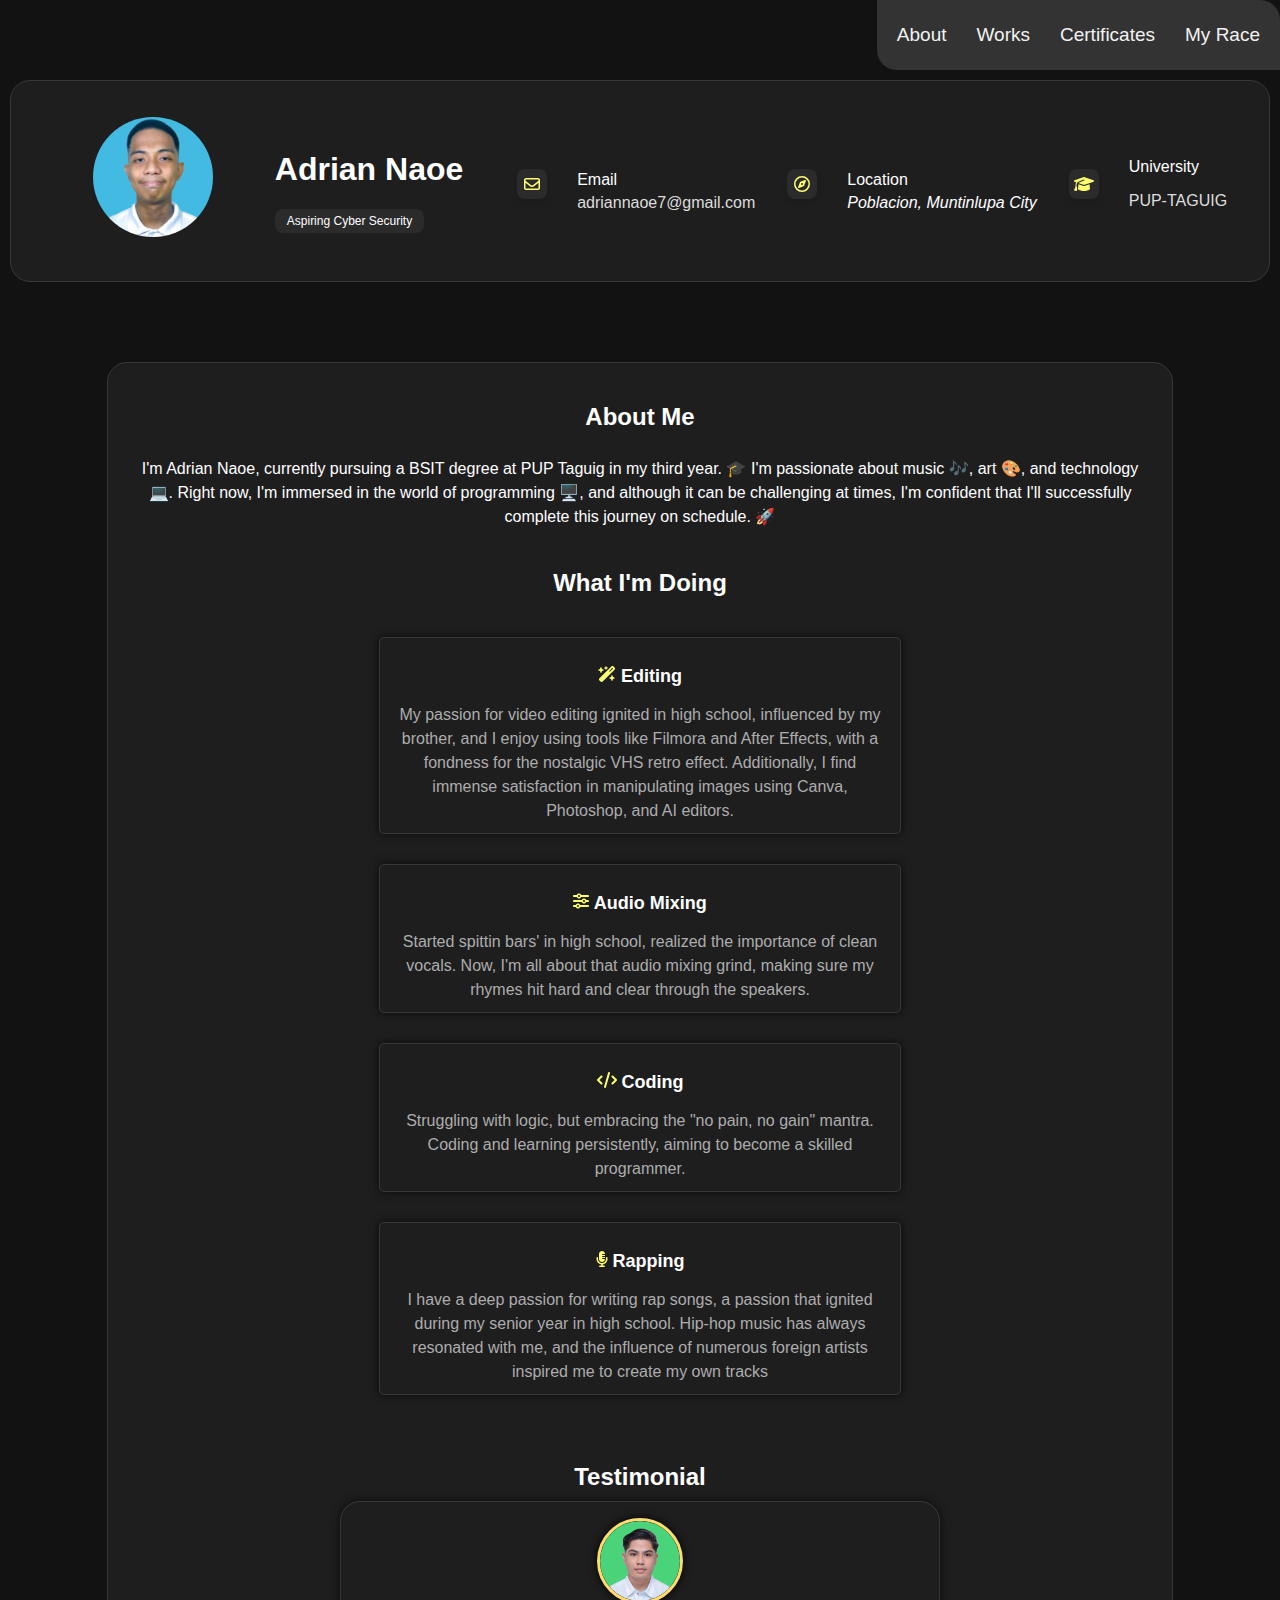
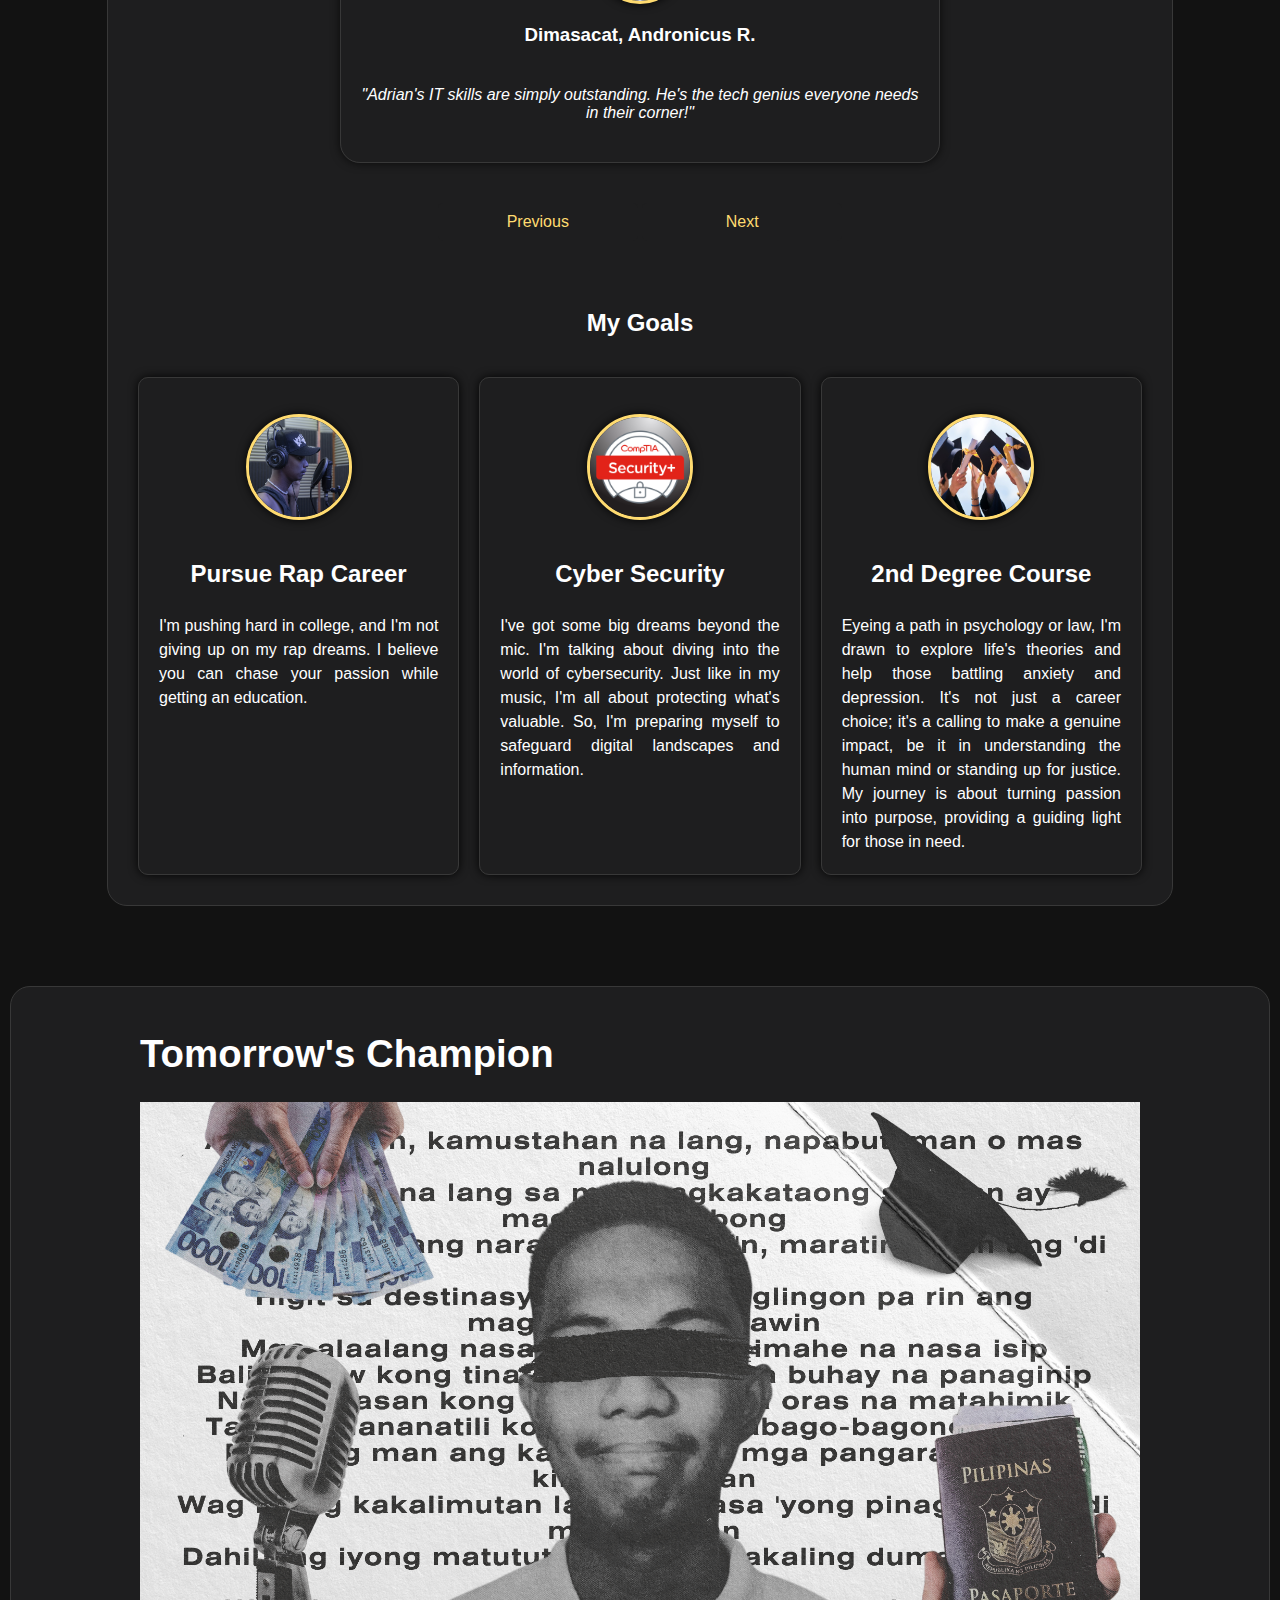
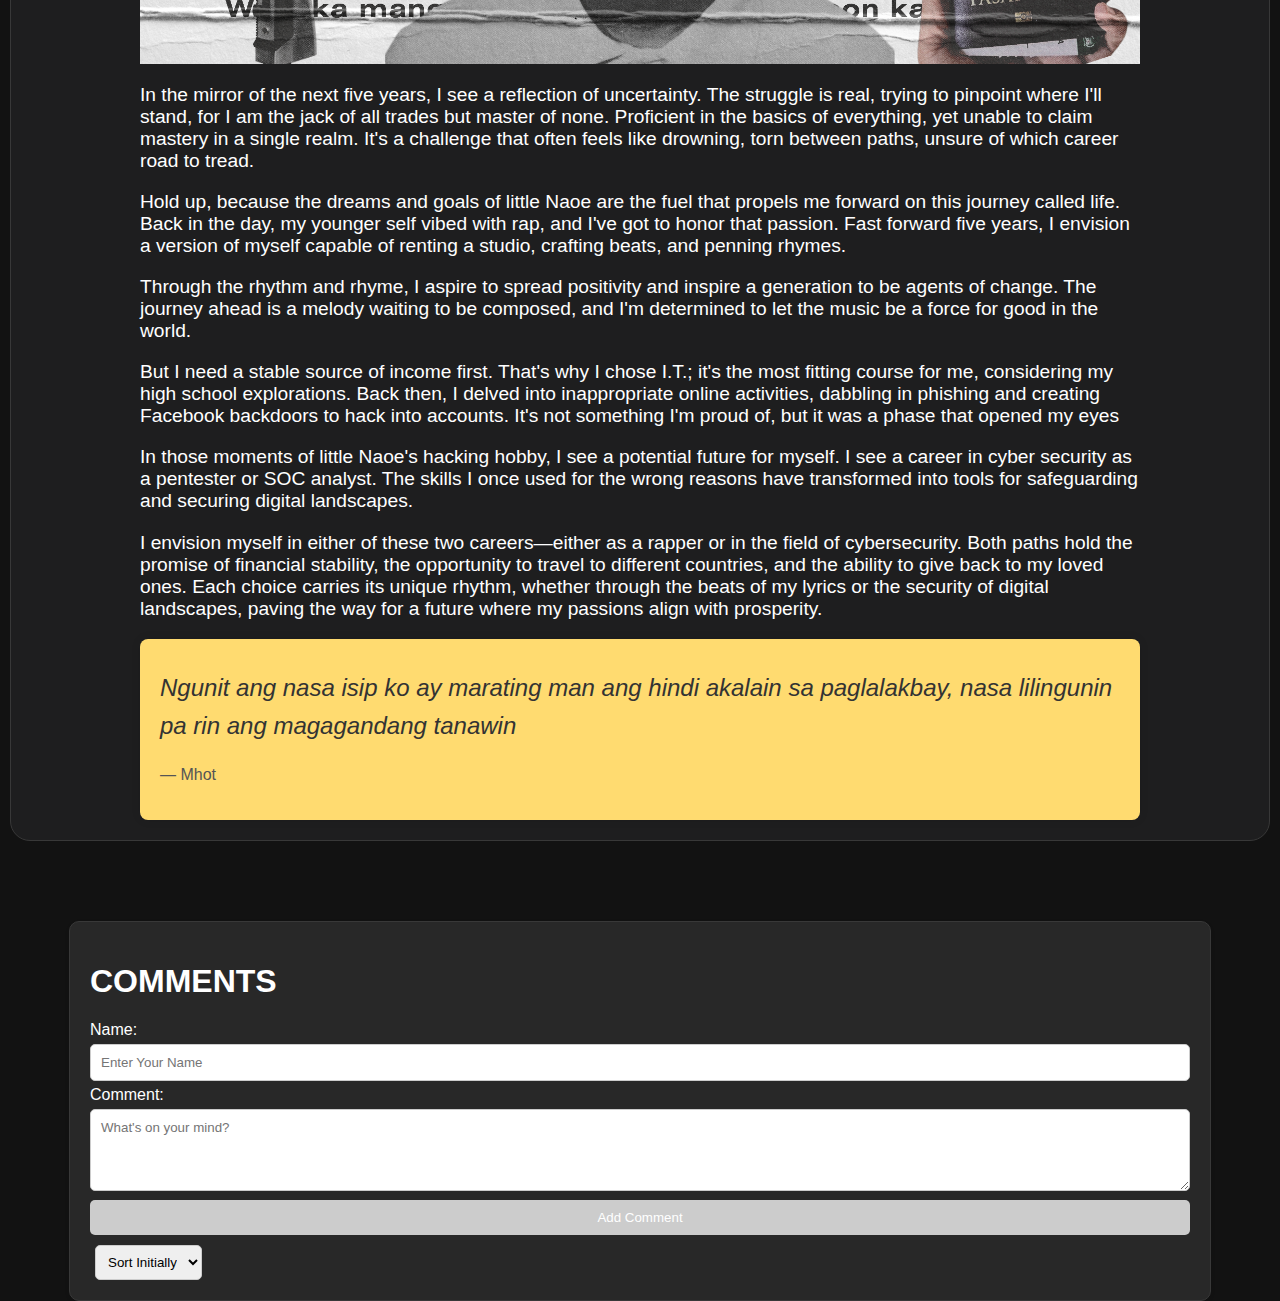
<file: index.html>
<!DOCTYPE html>
<html lang="en">
    <head>
        <meta charset="UTF-8" />
        <meta name="viewport" content="width=device-width, initial-scale=1.0" />
        <title>lil-naoe-place</title>
        <link rel="stylesheet" href="style.css" />
    </head>
    <body>
        <div class="navbar">
            <a href="./index.html" class="navbar-link">About</a>
            <a href="./pages/works.html" class="navbar-link">Works</a>
            <a href="./pages/certificates.html" 
               class="navbar-link">
               Certificates
            </a>
            <a href="./pages/race.html" class="navbar-link">My Race</a>
        </div>
        <div class="info-container">
            <figure class="avatar-box">
                <img src="./assets/images/adrian.png" alt="naoe-pic" />
            </figure>
            <div class="info-content">
                <h1 class="name" title="Adrian Naoe">Adrian Naoe</h1>
                <p class="title">Aspiring Cyber Security</p>
            </div>
            <div class="contact-info">
                <div class="contact-item">
                    <div class="icon-box">
                        <img src="./assets/icons/envelope-regular.svg" 
                             alt="envelop-icon">
                    </div>
                    <div class="contact-detail">
                        <p class="contact-title">Email</p> 
                        <a href="mailto:adriannaoe7@gmail.com" 
                           class="contact-link"> 
                           adriannaoe7@gmail.com 
                       </a>
                    </div>
                </div>
                <div class="contact-item">
                    <div class="icon-box">
                        <img src="./assets/icons/compass-regular.svg" 
                             alt="compass-icon">
                    </div>
                    <div class="contact-detail">
                        <p class="contact-title">Location</p>
                        <address>Poblacion, Muntinlupa City</address>
                    </div>
                </div>
                <div class="contact-item">
                    <div class="icon-box">
                        <img src="./assets/icons/graduation-cap.svg" 
                             alt="graduation-icon">
                    </div>
                    <div class="contact-detail">
                        <p class="contact-title">University</p>
                        <p class="contact-link">PUP-TAGUIG</p>
                    </div>
                </div>
            </div>
        </div>
        <div class="about-me">
            <h2>About Me</h2>
            <p> 
                I'm Adrian Naoe, currently pursuing a BSIT degree at PUP 
                Taguig in my third year. 🎓 I'm passionate about music 🎶, 
                art 🎨, and technology 💻. Right now, I'm immersed in the 
                world of programming 🖥️, and although it can be challenging 
                at times, I'm confident that I'll successfully complete this 
                journey on schedule. 🚀 
            </p>
            <h2>What I'm Doing</h2>
            <div class="skills">
                <div class="skill">
                    <h3>
                        <img src="./assets/icons/wand-magic.svg" 
                             alt="wand-icon"> 
                             Editing
                    </h3>
                    <p> 
                        My passion for video editing ignited in high 
                        school, influenced by my brother, and I enjoy 
                        using tools like Filmora and After Effects, with 
                        a fondness for the nostalgic VHS retro effect. 
                        Additionally, I find immense satisfaction in 
                        manipulating images using Canva, Photoshop, 
                        and AI editors. 
                   </p>
                </div>
                <div class="skill">
                    <h3>
                        <img src="./assets/icons/sliders-solid.svg" 
                             alt="wand-icon"> 
                             Audio Mixing
                    </h3>
                    <p> 
                        Started spittin bars' in high school, realized 
                        the importance of clean vocals. Now, I'm all 
                        about that audio mixing grind, making sure my 
                        rhymes hit hard and clear through the speakers. 
                   </p>
                </div>
                <div class="skill">
                    <h3>
                        <img src="./assets/icons/code-solid.svg" 
                             alt="code-icon"> 
                             Coding
                    </h3>
                    <p> 
                        Struggling with logic, but embracing the "no pain, 
                        no gain" mantra. Coding and learning persistently, 
                        aiming to become a skilled programmer. 
                   </p>
                </div>
                <div class="skill">
                    <h3>
                        <img src="./assets/icons/microphone.svg" 
                             alt="mic-icon"> 
                             Rapping
                    </h3>
                    <p> 
                        I have a deep passion for writing rap songs, 
                        a passion that ignited during my senior year 
                        in high school. Hip-hop music has always 
                        resonated with me, and the influence of numerous 
                        foreign artists inspired me to create my own tracks 
                   </p>
                </div>
            </div>
            <div class="testimonial-container">
                <h2>Testimonial</h2>
                <div class="testimonial active">
                    <div class="profile-picture">
                        <img src="./assets/images/andro.png" alt="andro-pic">
                    </div>
                    <div class="text-content">
                        <h3>Dimasacat, Andronicus R.</h3>
                        <blockquote> 
                           "Adrian's IT skills are simply 
                           outstanding. He's the tech genius everyone needs 
                           in their corner!" 
                        </blockquote>
                    </div>
                </div>
                <div class="testimonial">
                    <div class="profile-picture">
                        <img src="./assets/images/harr.png" alt="harrel-pic">
                    </div>
                    <div class="text-content">
                        <h3>Go, Christian Harrel Y.</h3>
                        <blockquote> 
                           "Naoe, your creativity and attention to detail 
                            shine in through in every project, and I feel 
                            lucky to work alongside such a gifted group of 
                            individuals. Keep up the fantastic work!" 
                        </blockquote>
                    </div>
                </div>
                <div class="testimonial">
                    <div class="profile-picture">
                        <img src="./assets/images/jhean.png" alt="jhean-pic">
                    </div>
                    <div class="text-content">
                        <h3>Galope, Jhean Khendrick C.</h3>
                        <blockquote> 
                           "Outstanding work! They delivered on 
                            time and exceeded our project requirements." 
                        </blockquote>
                    </div>
                </div>
                <div class="testimonial">
                    <div class="profile-picture">
                        <img src="./assets/images/mark.png" alt="mark-pic">
                    </div>
                    <div class="text-content">
                        <h3>Odrunia, Mark Ryan</h3>
                        <blockquote> 
                           "Adrian brings an unparalleled level of 
                            dedication, expertise, and creativity to our 
                            projects, his attention to detail 
                            is second to none" 
                        </blockquote>
                    </div>
                </div>
                <button id="prev_btn" 
                        onclick="changeTestimonial(-1)"> 
                        Previous 
                </button>
                <button id="next_btn" 
                        onclick="changeTestimonial(1)"> 
                        Next 
               </button>
            </div>
            <h2>My Goals</h2>
            <div class="my-goals-container">
                <div class="goal-card">
                    <div class="goal-icon">
                        <img src="./assets/images/goal-rapper.jpg" 
                             alt="rapper-pic">
                    </div>
                    <h2 class="goal-title">Pursue Rap Career</h2>
                    <p> 
                        I'm pushing hard in college, and I'm not giving up 
                        on my rap dreams. I believe you can chase your 
                        passion while getting an education. 
                   </p>
                </div>
                <div class="goal-card">
                    <div class="goal-icon">
                        <img src="./assets/images/goal-security.jpg" 
                             alt="security-pic">
                    </div>
                    <h2 class="goal-title">Cyber Security</h2>
                    <p>
                        I've got some big dreams beyond the mic. 
                        I'm talking about diving into the world of 
                        cybersecurity. Just like in my music, 
                        I'm all about protecting what's valuable. 
                        So, I'm preparing myself to safeguard 
                        digital landscapes and information.
                    </p>
                </div>
                <div class="goal-card">
                    <div class="goal-icon">
                        <img src="./assets/images/goal-degree.jpg" 
                             alt="degree-pic">
                    </div>
                    <h2 class="goal-title">2nd Degree Course</h2>
                    <p>
                        Eyeing a path in psychology or law, I'm drawn 
                        to explore life's theories and help those 
                        battling anxiety and depression. 
                        It's not just a career choice; 
                        it's a calling to make a genuine impact, 
                        be it in understanding the human mind or 
                        standing up for justice. My journey is 
                        about turning passion into purpose, 
                        providing a guiding light for those in need.
                    </p>
                </div>
            </div>  
        </div>
        <div class="goals-container">
            <div class="goals-content">
                <h1>Tomorrow's Champion</h1>
                <img src="../assets/images/goals-bg.png" 
                     alt="goals background" 
                     class="content-image">
                <p>
                    In the mirror of the next five years, I see a 
                    reflection of uncertainty. The struggle is real, 
                    trying to pinpoint where I'll stand, for 
                    I am the jack of all trades but master of none. 
                    Proficient in the basics of everything, yet unable 
                    to claim mastery in a single realm. It's a challenge 
                    that often feels like drowning, torn between paths, 
                    unsure of which career road to tread.
               </p>
               <p>
                    Hold up, because the dreams and goals of little Naoe 
                    are the fuel that propels me forward on this journey 
                    called life. Back in the day, my younger 
                    self vibed with rap, and I've got to honor that passion. 
                    Fast forward five years, I envision a version of myself 
                    capable of renting a studio, crafting beats, 
                    and penning rhymes.
               </p>
               <p>
                    Through the rhythm and rhyme, I aspire to spread 
                    positivity and inspire a generation to be agents of 
                    change. The journey ahead is a melody waiting to be 
                    composed, and I'm determined to let the music be 
                    a force for good in the world.
               </p>
               <p>
                    But I need a stable source of income first. That's 
                    why I chose I.T.; it's the most fitting course for 
                    me, considering my high school explorations. Back 
                    then, I delved into inappropriate online activities, 
                    dabbling in phishing and creating Facebook backdoors 
                    to hack into accounts. It's not something I'm proud of, 
                    but it was a phase that opened my eyes
               </p>
               <p>
                    In those moments of little Naoe's hacking hobby, 
                    I see a potential future for myself.
                    I see a career in cyber security as a 
                    pentester or SOC analyst. 
                    The skills I once used for the wrong reasons 
                    have transformed into tools for safeguarding and 
                    securing digital landscapes.
               </p>
               <p>             
                    I envision myself in either of these two careers—either 
                    as a rapper or in the field of cybersecurity. 
                    Both paths hold the promise of financial stability, 
                    the opportunity to travel to different countries, 
                    and the ability to give back to my loved ones. 
                    Each choice carries its unique rhythm, whether 
                    through the beats of my lyrics or the security of 
                    digital landscapes, paving the way for a future 
                    where my passions align with prosperity.
               </p>
               <div class="quote-container">
                <blockquote class="quote">
                    Ngunit ang nasa isip ko ay marating man ang hindi 
                    akalain sa paglalakbay, nasa lilingunin pa rin ang 
                    magagandang tanawin
                </blockquote>
                <p class="attribution">— Mhot</p>
            </div>
        </div>
       </div>
        <div id="comment_form">
            <h1>COMMENTS</h1>
            <div id="comments_dynamic"></div>
            <label for="name">Name:</label>
            <input type="text" id="name" placeholder="Enter Your Name" />
            <label for="comment">Comment:</label>
            <textarea id="comment" 
                      rows="4" 
                      placeholder="What's on your mind?" 
                      required></textarea>
            <button id="add_comment_btn" 
                    onclick="addComment()" 
                    disabled> 
                    Add Comment 
            </button>
            <div id="sort_option">
                <label for="sort"></label>
                <select id="sort" onchange="sortComments()">
                    <option value="initial">Sort Initially</option>
                    <option value="newest">New to Old</option>
                    <option value="oldest">Old to New</option>
                </select>
            </div>
            <script src="script.js"></script>
    </body>
</html>
</file>
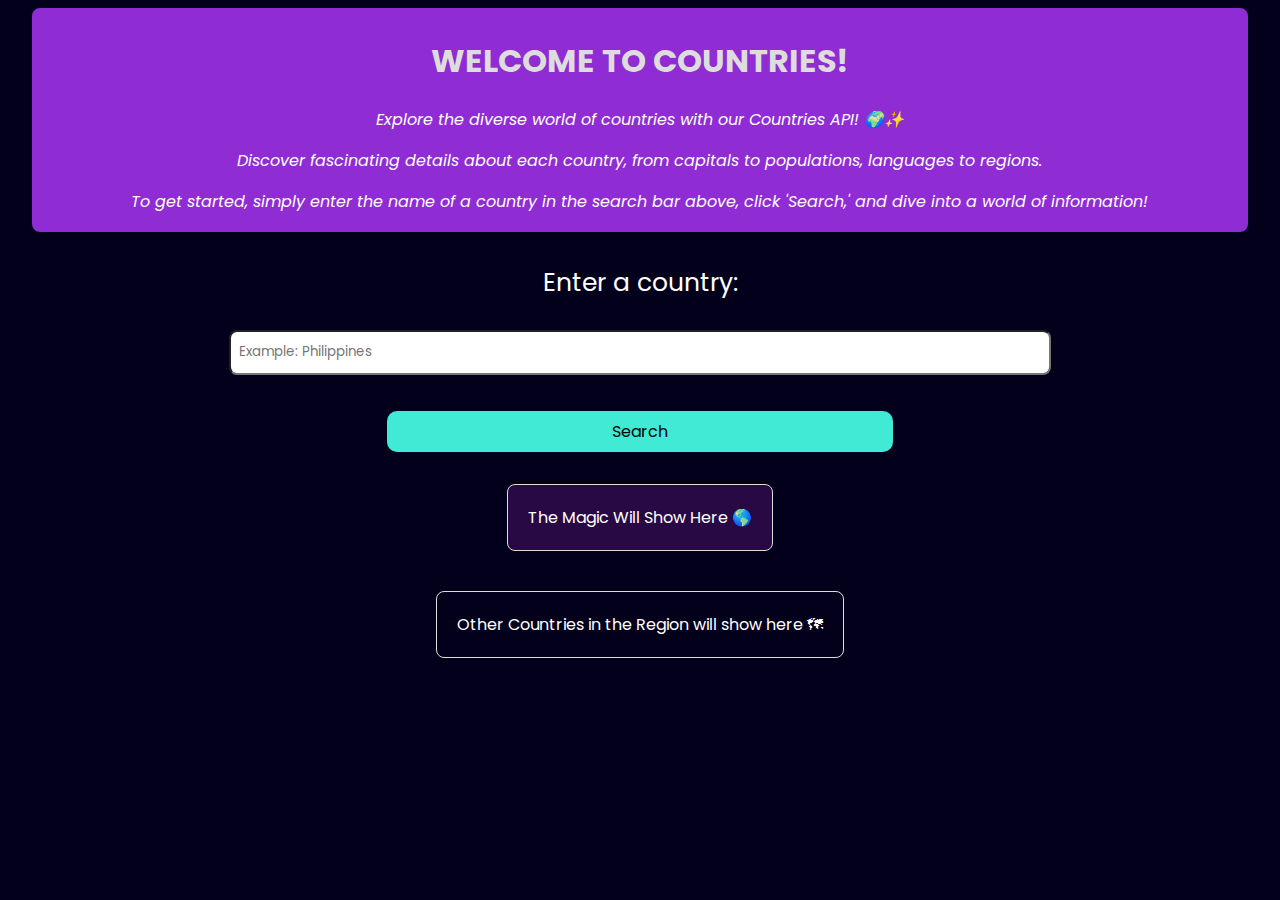
<file: countries/index.html>
<!DOCTYPE html>
<html lang="en">
<head>
   <meta charset="UTF-8" />
   <meta name="viewport"
      content="width=device-width, initial-scale=1.0" />
   <title>Countries of the World</title>
   <link rel="stylesheet" href="./style-countries.css" />
</head>
<body>
   <div class="info-container">
      <h1>WELCOME TO COUNTRIES!</h1>
      <p>Explore the diverse world of countries with our Countries
         API! 🌍✨
      </p>
      <p> Discover fascinating details about each country, from
         capitals to populations, languages to regions. 
      </p>
      <p> To get started, simply enter the name of a country in the
         search bar above, click 'Search,' and dive into a world of
         information! 
      </p>
   </div>
   <div class="container" id="main_container"> 
      <label for="search_input">Enter a country:</label> 
         <input type="text" 
                id="search_input" 
                class="search-input"
                placeholder="Example: Philippines" /> 
         <button onclick="searchCountry()"
                 class="search-button">Search
         </button> 
   </div>
   <div class="container" id="result_container">
      <div id="country_details" class="details-container">
         <span>The Magic Will Show Here 🌎</span>
      </div>
      <div id="other_countries" class="other-countries-container">
         <span>Other Countries in the Region will show here 🗺</span>
      </div>
   </div>
   <script src="./script-countries.js"></script>
</body>
</html>
</file>
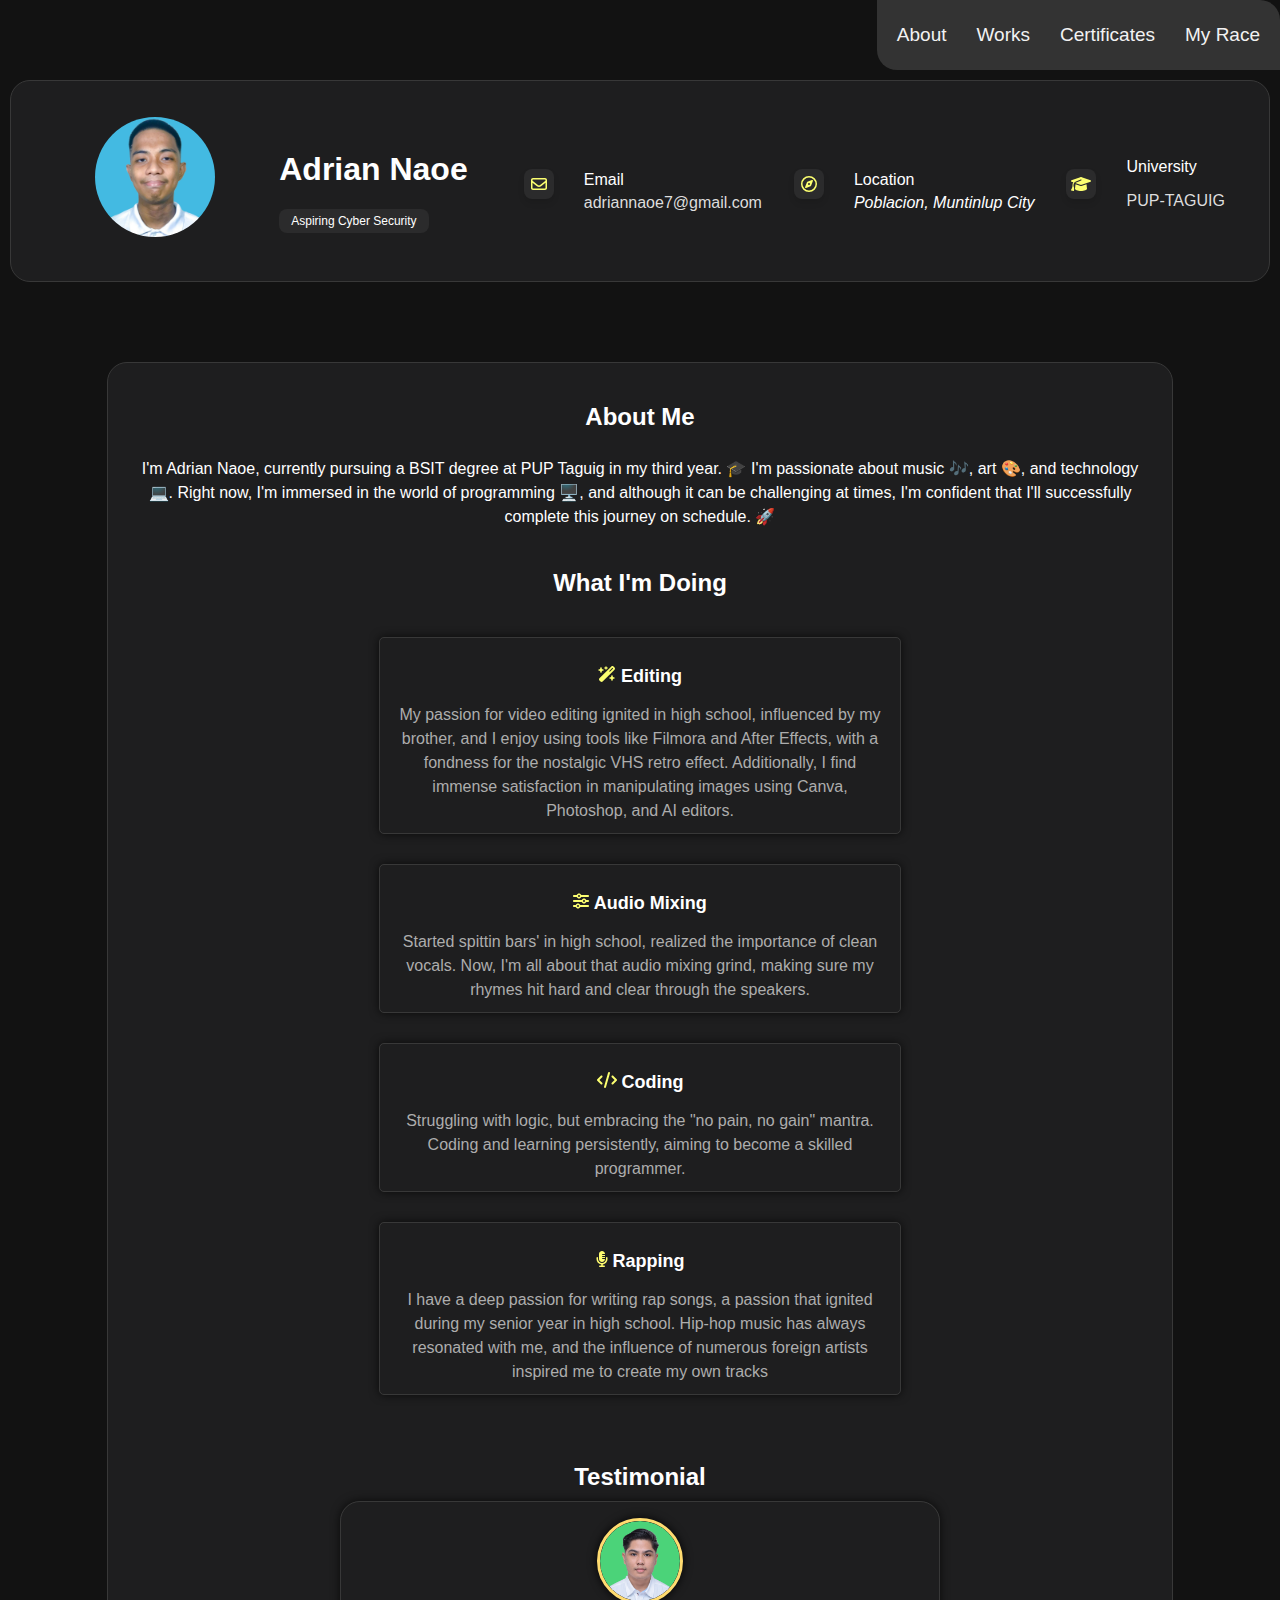
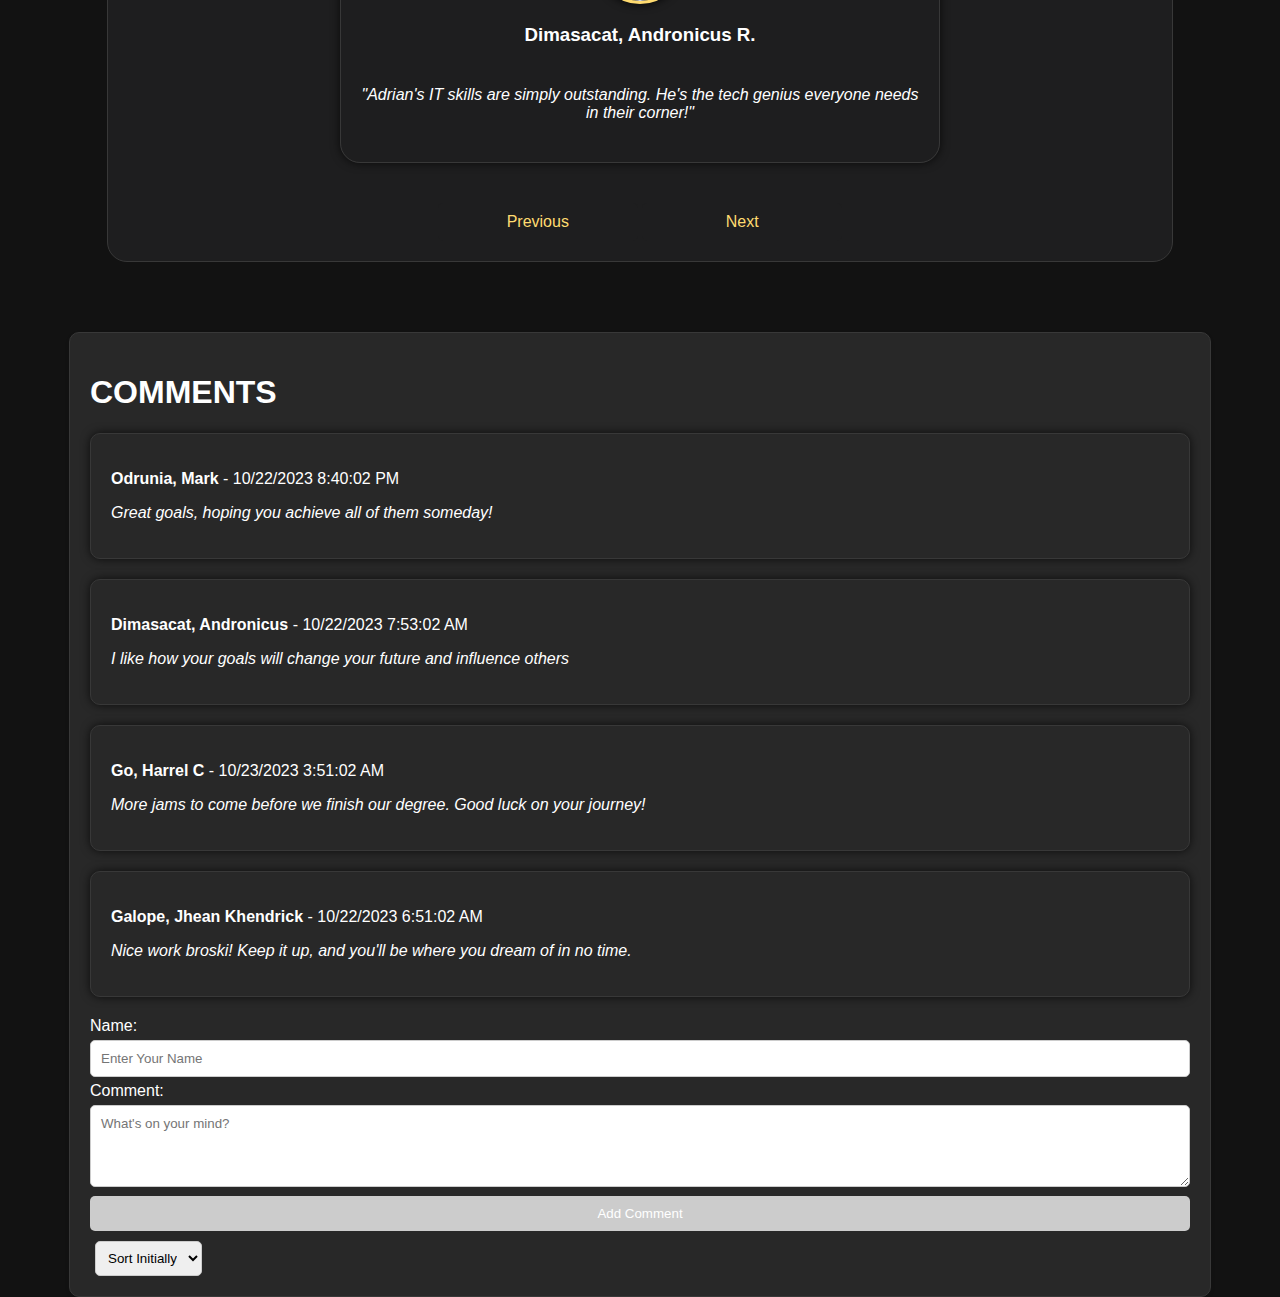
<file: naoe_adrian/index.html>
<!DOCTYPE html>
<html lang="en">
    <head>
        <meta charset="UTF-8" />
        <meta name="viewport" content="width=device-width, initial-scale=1.0" />
        <title>naoe-folio</title>
        <link rel="stylesheet" href="style.css" />
    </head>
    <body>
        <div class="navbar">
            <a href="./index.html" class="navbar-link">About</a>
            <a href="./pages/works.html" class="navbar-link">Works</a>
            <a href="./pages/certificates.html" 
               class="navbar-link">
               Certificates
            </a>
            <a href="./pages/race.html" class="navbar-link">My Race</a>
        </div>
        <div class="info-container">
            <figure class="avatar-box">
                <img src="./assets/images/adrian.png" alt="Adrian Naoe" />
            </figure>
            <div class="info-content">
                <h1 class="name" title="Adrian Naoe">Adrian Naoe</h1>
                <p class="title">Aspiring Cyber Security</p>
            </div>
            <div class="contact-info">
                <div class="contact-item">
                    <div class="icon-box">
                        <img src="./assets/icons/envelope-regular.svg" 
                             alt="envelop-icon">
                    </div>
                    <div class="contact-detail">
                        <p class="contact-title">Email</p>
                        <a href="mailto:adriannaoe7@gmail.com" 
                           class="contact-link"> adriannaoe7@gmail.com 
                       </a>
                    </div>
                </div>
                <div class="contact-item">
                    <div class="icon-box">
                        <img src="./assets/icons/compass-regular.svg" 
                             alt="compass-icon">
                    </div>
                    <div class="contact-detail">
                        <p class="contact-title">Location</p>
                        <address>Poblacion, Muntinlup City</address>
                    </div>
                </div>
                <div class="contact-item">
                    <div class="icon-box">
                        <img src="./assets/icons/graduation-cap.svg" 
                             alt="graduation-icon">
                    </div>
                    <div class="contact-detail">
                        <p class="contact-title">University</p>
                        <p class="contact-link">PUP-TAGUIG</p>
                    </div>
                </div>
            </div>
        </div>
        <div class="about-me">
            <h2>About Me</h2>
            <p> 
                I'm Adrian Naoe, currently pursuing a BSIT degree at PUP 
                Taguig in my third year. 🎓 I'm passionate about music 🎶, 
                art 🎨, and technology 💻. Right now, I'm immersed in the 
                world of programming 🖥️, and although it can be challenging 
                at times, I'm confident that I'll successfully complete this 
                journey on schedule. 🚀 
            </p>
            <h2>What I'm Doing</h2>
            <div class="skills">
                <div class="skill">
                    <h3>
                        <img src="./assets/icons/wand-magic.svg" 
                             alt="wand-icon"> 
                             Editing
                    </h3>
                    <p> 
                        My passion for video editing ignited in high 
                        school, influenced by my brother, and I enjoy 
                        using tools like Filmora and After Effects, with 
                        a fondness for the nostalgic VHS retro effect. 
                        Additionally, I find immense satisfaction in 
                        manipulating images using Canva, Photoshop, 
                        and AI editors. 
                   </p>
                </div>
                <div class="skill">
                    <h3>
                        <img src="./assets/icons/sliders-solid.svg" 
                             alt="wand-icon"> 
                             Audio Mixing
                    </h3>
                    <p> 
                        Started spittin bars' in high school, realized 
                        the importance of clean vocals. Now, I'm all 
                        about that audio mixing grind, making sure my 
                        rhymes hit hard and clear through the speakers. 
                   </p>
                </div>
                <div class="skill">
                    <h3>
                        <img src="./assets/icons/code-solid.svg" 
                             alt="code-icon"> 
                             Coding
                    </h3>
                    <p> 
                        Struggling with logic, but embracing the "no pain, 
                        no gain" mantra. Coding and learning persistently, 
                        aiming to become a skilled programmer. 
                   </p>
                </div>
                <div class="skill">
                    <h3>
                        <img src="./assets/icons/microphone.svg" 
                             alt="mic-icon"> 
                             Rapping
                    </h3>
                    <p> 
                        I have a deep passion for writing rap songs, 
                        a passion that ignited during my senior year 
                        in high school. Hip-hop music has always 
                        resonated with me, and the influence of numerous 
                        foreign artists inspired me to create my own tracks 
                   </p>
                </div>
            </div>
            <div class="testimonial-container">
                <h2>Testimonial</h2>
                <div class="testimonial active">
                    <div class="profile-picture">
                        <img src="./assets/images/andro.png" alt="andro-pic">
                    </div>
                    <div class="text-content">
                        <h3>Dimasacat, Andronicus R.</h3>
                        <blockquote> 
                           "Adrian's IT skills are simply 
                           outstanding. He's the tech genius everyone needs 
                           in their corner!" 
                        </blockquote>
                    </div>
                </div>
                <div class="testimonial">
                    <div class="profile-picture">
                        <img src="./assets/images/harr.png" alt="harrel-pic">
                    </div>
                    <div class="text-content">
                        <h3>Go, Christian Harrel Y.</h3>
                        <blockquote> 
                           "Naoe, your creativity and attention to detail 
                            shine in through in every project, and I feel 
                            lucky to work alongside such a gifted group of 
                            individuals. Keep up the fantastic work!" 
                        </blockquote>
                    </div>
                </div>
                <div class="testimonial">
                    <div class="profile-picture">
                        <img src="./assets/images/jhean.png" alt="jhean-pic">
                    </div>
                    <div class="text-content">
                        <h3>Galope, Jhean Khendrick C.</h3>
                        <blockquote> 
                           "Outstanding work! They delivered on 
                            time and exceeded our project requirements." 
                        </blockquote>
                    </div>
                </div>
                <div class="testimonial">
                    <div class="profile-picture">
                        <img src="./assets/images/mark.png" alt="mark-pic">
                    </div>
                    <div class="text-content">
                        <h3>Odrunia, Mark Ryan</h3>
                        <blockquote> 
                           "Adrian brings an unparalleled level of 
                            dedication, expertise, and creativity to our 
                            projects, his attention to detail 
                            is second to none" 
                        </blockquote>
                    </div>
                </div>
                <button id="prev_btn" 
                        onclick="changeTestimonial(-1)"> 
                        Previous 
                </button>
                <button id="next_btn" 
                        onclick="changeTestimonial(1)"> 
                        Next 
               </button>
            </div>
        </div>
        <div id="comment_form">
            <h1>COMMENTS</h1>
            <div id="comments_dynamic"></div>
            <label for="name">Name:</label>
            <input type="text" id="name" placeholder="Enter Your Name" />
            <label for="comment">Comment:</label>
            <textarea id="comment" 
                      rows="4" 
                      placeholder="What's on your mind?" 
                      required></textarea>
            <button id="add_comment_btn" 
                    onclick="addComment()" 
                    disabled> 
                    Add Comment 
            </button>
            <div id="sort_option">
                <label for="sort"></label>
                <select id="sort" onchange="sortComments()">
                    <option value="initial">Sort Initially</option>
                    <option value="newest">New to Old</option>
                    <option value="oldest">Old to New</option>
                </select>
            </div>
            <script src="script.js"></script>
    </body>
</html>
</file>
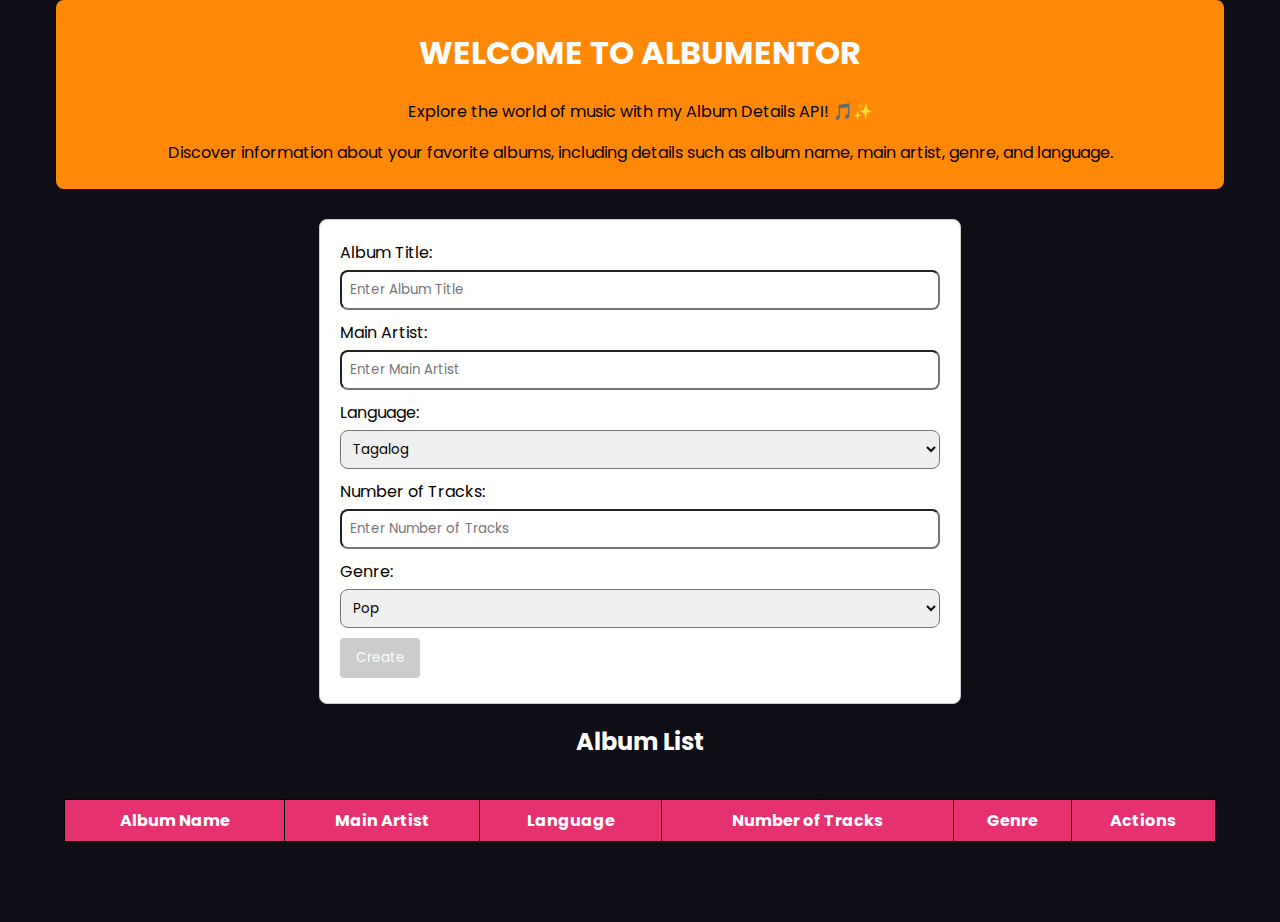
<file: rest-album-rest/index.html>
<!DOCTYPE html>
<html lang="en">

<head>
	<meta charset="UTF-8" />
	<meta http-equiv="X-UA-Compatible" content="IE=edge" />
	<meta name="viewport" content="width=device-width, initial-scale=1.0" />
	<title>ALBUM MENTOR</title>
	<link rel="stylesheet" href="style.css" />
</head>

<body>
	<div class="info-container">
		<h1>WELCOME TO ALBUMENTOR</h1>
		<p>Explore the world of music with my Album Details API! 🎵✨</p>
		<p>
			Discover information about your favorite albums,
			including details such as album name,
			main artist, genre, and language.
		</p>
	</div>
	<form id="album_form">
		<label for="album_name">Album Title:</label>
		<input 
			type="text" 
			id="album_name" 
			placeholder="Enter Album Title" 
			required />
		<label for="artist">Main Artist:</label>
		<input 
			type="text" 
			id="artist" 
			placeholder="Enter Main Artist" 
			required />
		<label for="language">Language:</label>
		<select id="language" required>
			<option value="TAGALOG">Tagalog</option>
			<option value="ENGLISH">English</option>
			<option value="KOREAN">Korean</option>
			<option value="ESPAÑOL">Spanish</option>
			<option value="OTHERS">Other</option>
		</select>
		<label for="num_tracks">Number of Tracks:</label>
		<input 
			type="number" 
			id="num_tracks" 
			placeholder="Enter Number of Tracks" 
			required />
		<input type="hidden" id="album_id" />
		<label for="genre">Genre:</label>
		<select id="genre" required>
			<option value="POP">Pop</option>
			<option value="ROCK">Rock</option>
			<option value="HIP-HOP">Hip Hop</option>
			<option value="K-POP">K-Pop</option>
			<option value="OPM">OPM</option>
			<option value="OTHERS">Others</option>
		</select>
		<button 
			type="button" 
			onclick="createAlbum()" 
			id="submit_button" 
			disabled>
			Create
		</button>
	</form>
	<h2>Album List</h2>
	<div class="table-container">
		<table id="album_table">
			<thead>
				<tr>
					<th>Album Name</th>
					<th>Main Artist</th>
					<th>Language</th>
					<th>Number of Tracks</th>
					<th>Genre</th>
					<th>Actions</th>
				</tr>
			</thead>
			<tbody id="album_table_body"></tbody>
		</table>
	</div>
	<script src="./script.js"></script>
</body>
</html>
</file>
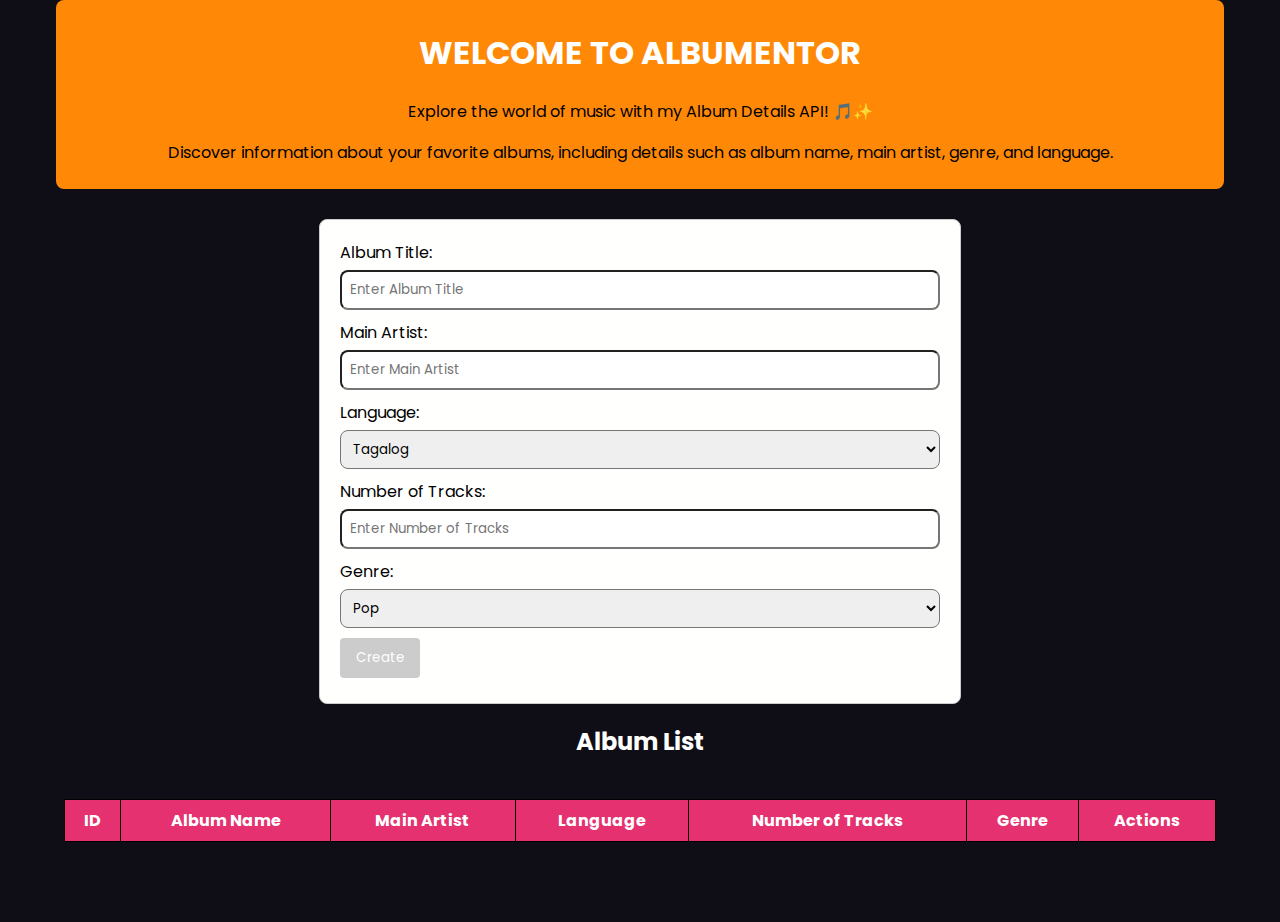
<file: naoe_adrian/rest-album-rest/index.html>
<!DOCTYPE html>
<html lang="en">

<head>
	<meta charset="UTF-8" />
	<meta http-equiv="X-UA-Compatible" content="IE=edge" />
	<meta name="viewport" content="width=device-width, initial-scale=1.0" />
	<title>ALBUM MENTOR</title>
	<link rel="stylesheet" href="style.css" />
</head>

<body>
	<div class="info-container">
		<h1>WELCOME TO ALBUMENTOR</h1>
		<p>Explore the world of music with my Album Details API! 🎵✨</p>
		<p>
			Discover information about your favorite albums,
			including details such as album name,
			main artist, genre, and language.
		</p>
	</div>
	<form id="album_form">
		<label for="album_name">Album Title:</label>
		<input 
			type="text" 
			id="album_name" 
			placeholder="Enter Album Title" 
			required />
		<label for="artist">Main Artist:</label>
		<input 
			type="text" 
			id="artist" 
			placeholder="Enter Main Artist" 
			required />
		<label for="language">Language:</label>
		<select id="language" required>
			<option value="TAGALOG">Tagalog</option>
			<option value="ENGLISH">English</option>
			<option value="KOREAN">Korean</option>
			<option value="ESPAÑOL">Spanish</option>
			<option value="OTHERS">Other</option>
		</select>
		<label for="num_tracks">Number of Tracks:</label>
		<input 
			type="number" 
			id="num_tracks" 
			placeholder="Enter Number of Tracks" 
			required />
		<input type="hidden" id="album_id" />
		<label for="genre">Genre:</label>
		<select id="genre" required>
			<option value="POP">Pop</option>
			<option value="ROCK">Rock</option>
			<option value="HIP-HOP">Hip Hop</option>
			<option value="K-POP">K-Pop</option>
			<option value="OPM">OPM</option>
			<option value="OTHERS">Others</option>
		</select>
		<button 
			type="button" 
			onclick="createAlbum()" 
			id="submit_button" 
			disabled>
			Create
		</button>
	</form>
	<h2>Album List</h2>
	<div class="table-container">
		<table id="album_table">
			<thead>
				<tr>
					<th>ID</th>
					<th>Album Name</th>
					<th>Main Artist</th>
					<th>Language</th>
					<th>Number of Tracks</th>
					<th>Genre</th>
					<th>Actions</th>
				</tr>
			</thead>
			<tbody id="album_table_body"></tbody>
		</table>
	</div>
	<script src="./script.js"></script>
</body>
</html>
</file>
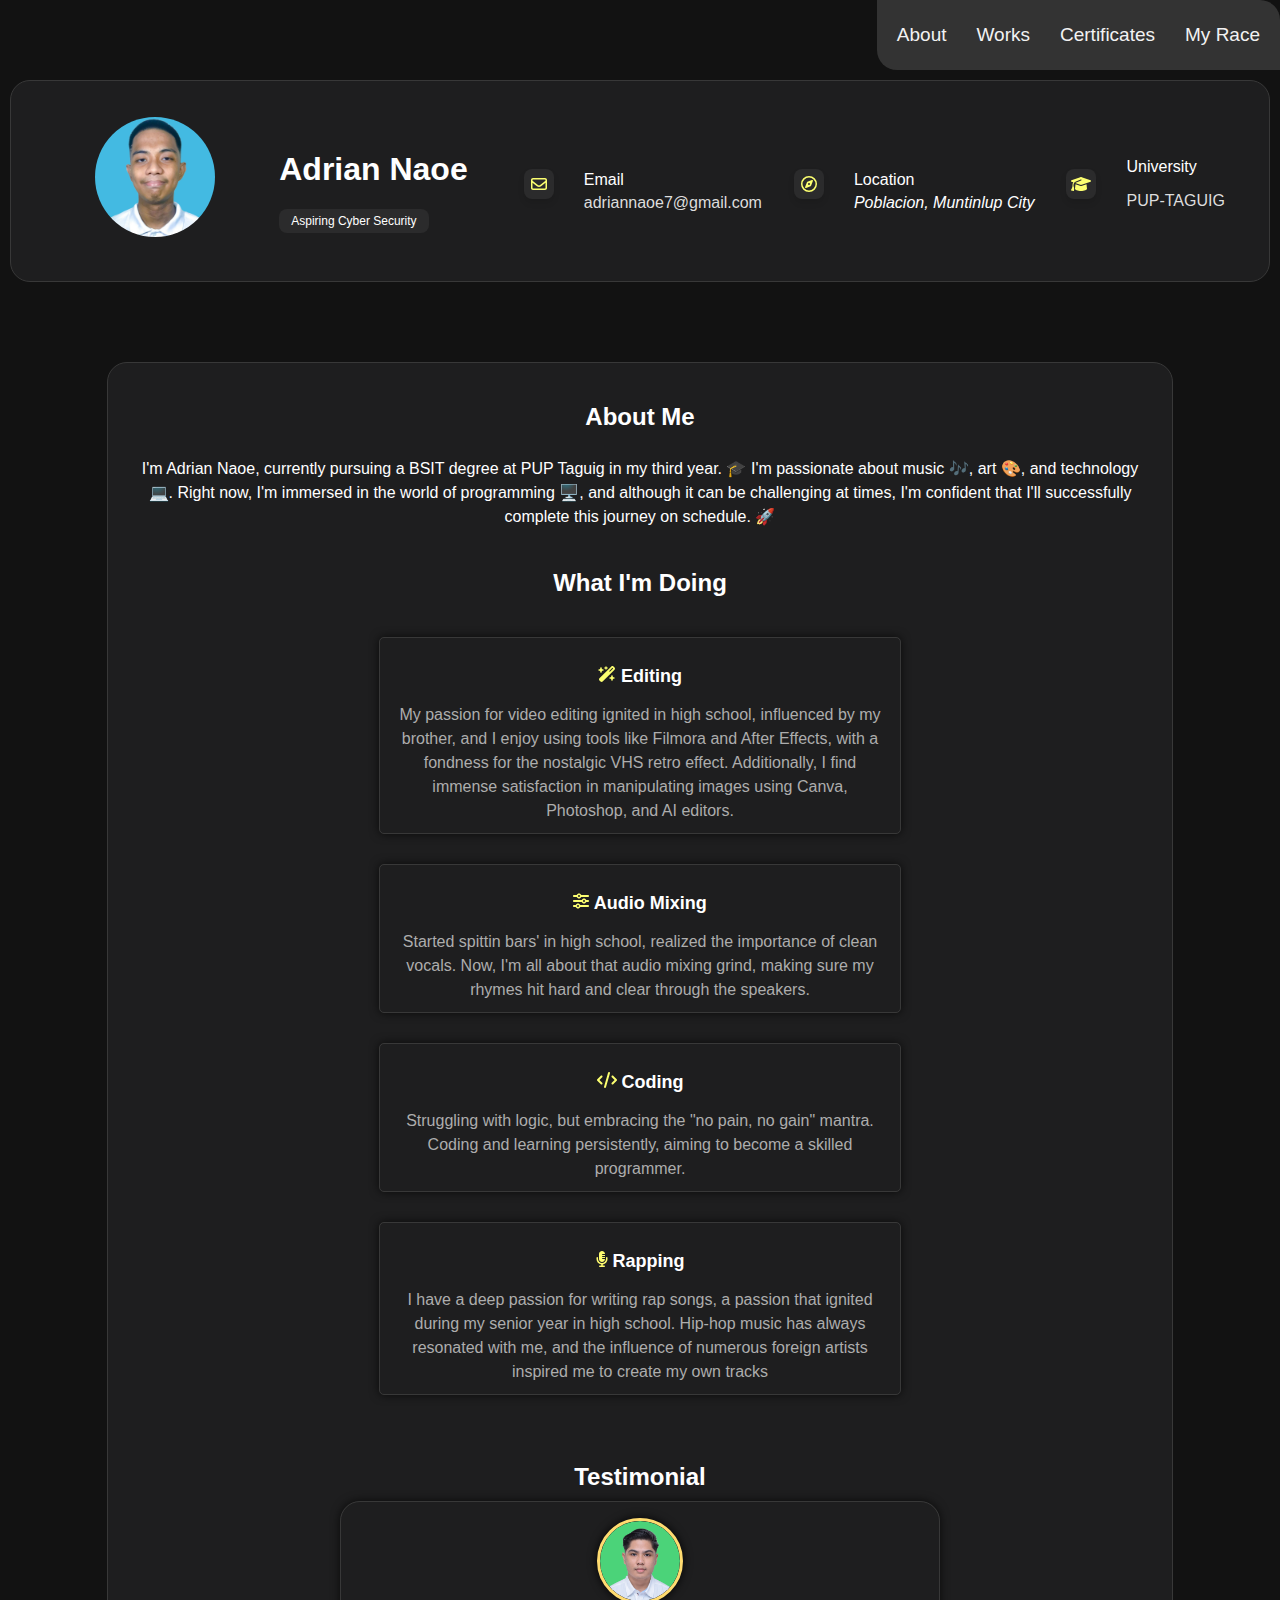
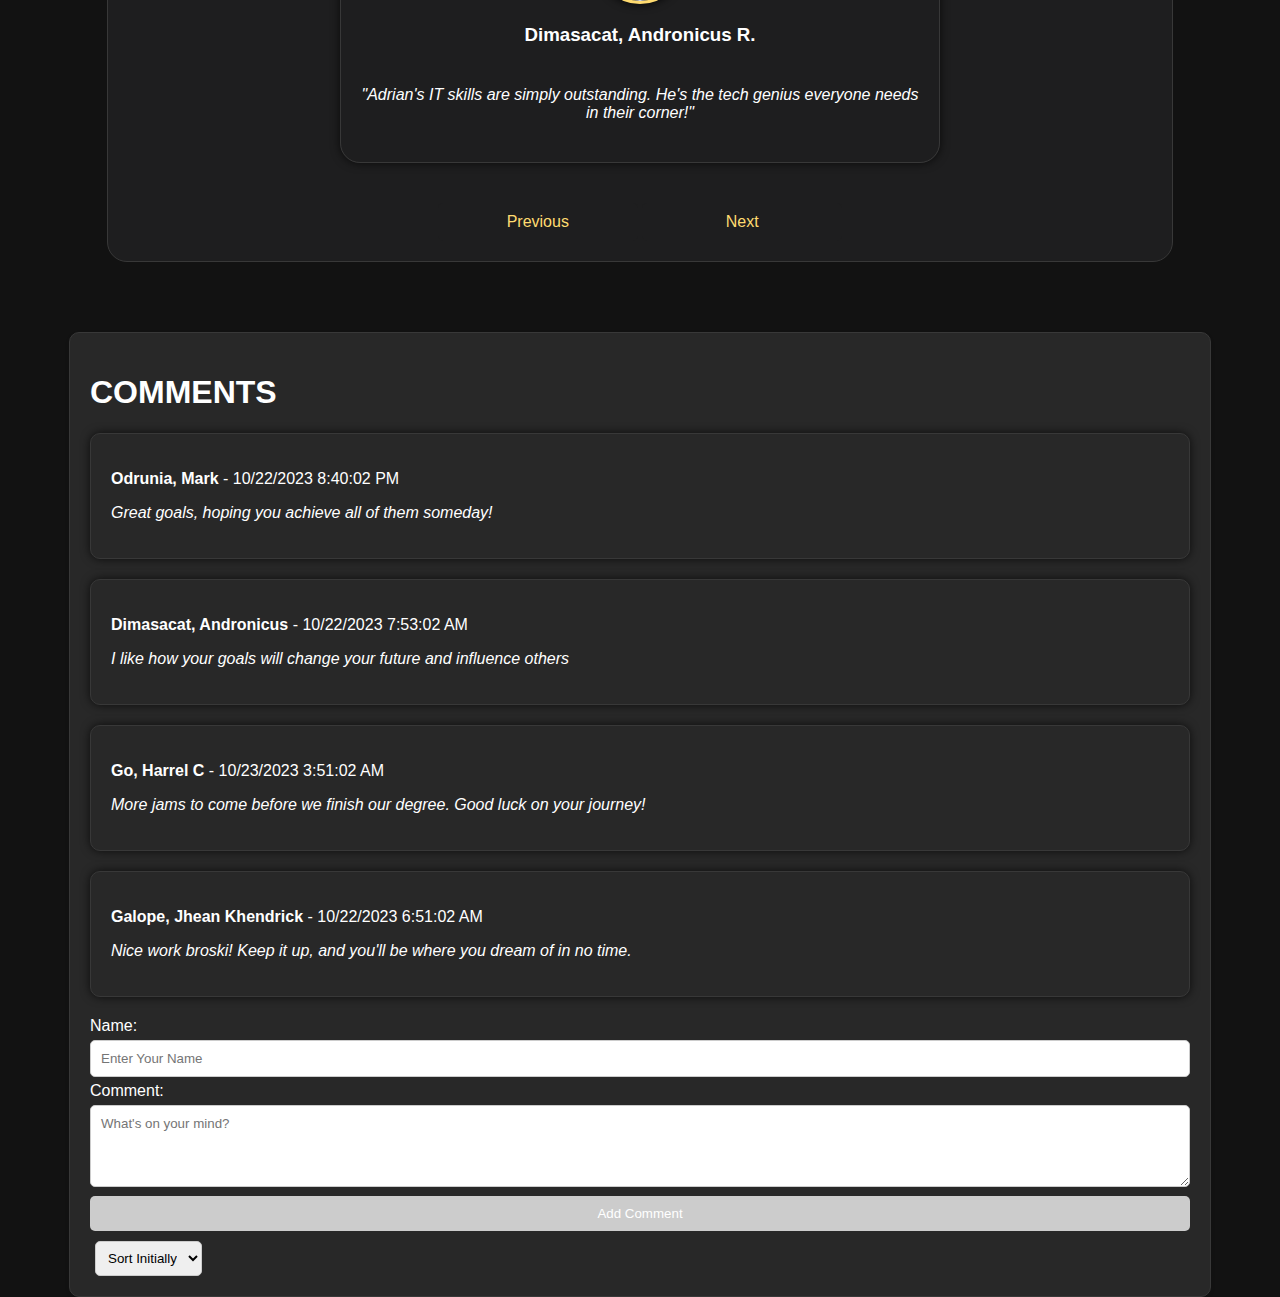
<file: naoe_adrian/naoe_adrian.html>
<!DOCTYPE html>
<html lang="en">
    <head>
        <meta charset="UTF-8" />
        <meta name="viewport" content="width=device-width, initial-scale=1.0" />
        <title>naoe-folio</title>
        <link rel="stylesheet" href="style.css" />
    </head>
    <body>
        <div class="navbar">
            <a href="./naoe_adrian.html" class="navbar-link">About</a>
            <a href="./pages/works.html" class="navbar-link">Works</a>
            <a href="./pages/certificates.html" 
               class="navbar-link">
               Certificates
            </a>
            <a href="./pages/race.html" class="navbar-link">My Race</a>
        </div>
        <div class="info-container">
            <figure class="avatar-box">
                <img src="./assets/images/adrian.png" alt="Adrian Naoe" />
            </figure>
            <div class="info-content">
                <h1 class="name" title="Adrian Naoe">Adrian Naoe</h1>
                <p class="title">Aspiring Cyber Security</p>
            </div>
            <div class="contact-info">
                <div class="contact-item">
                    <div class="icon-box">
                        <img src="./assets/icons/envelope-regular.svg" 
                             alt="envelop-icon">
                    </div>
                    <div class="contact-detail">
                        <p class="contact-title">Email</p>
                        <a href="mailto:adriannaoe7@gmail.com" 
                           class="contact-link"> adriannaoe7@gmail.com 
                       </a>
                    </div>
                </div>
                <div class="contact-item">
                    <div class="icon-box">
                        <img src="./assets/icons/compass-regular.svg" 
                             alt="compass-icon">
                    </div>
                    <div class="contact-detail">
                        <p class="contact-title">Location</p>
                        <address>Poblacion, Muntinlup City</address>
                    </div>
                </div>
                <div class="contact-item">
                    <div class="icon-box">
                        <img src="./assets/icons/graduation-cap.svg" 
                             alt="graduation-icon">
                    </div>
                    <div class="contact-detail">
                        <p class="contact-title">University</p>
                        <p class="contact-link">PUP-TAGUIG</p>
                    </div>
                </div>
            </div>
        </div>
        <div class="about-me">
            <h2>About Me</h2>
            <p> 
                I'm Adrian Naoe, currently pursuing a BSIT degree at PUP 
                Taguig in my third year. 🎓 I'm passionate about music 🎶, 
                art 🎨, and technology 💻. Right now, I'm immersed in the 
                world of programming 🖥️, and although it can be challenging 
                at times, I'm confident that I'll successfully complete this 
                journey on schedule. 🚀 
            </p>
            <h2>What I'm Doing</h2>
            <div class="skills">
                <div class="skill">
                    <h3>
                        <img src="./assets/icons/wand-magic.svg" 
                             alt="wand-icon"> 
                             Editing
                    </h3>
                    <p> 
                        My passion for video editing ignited in high 
                        school, influenced by my brother, and I enjoy 
                        using tools like Filmora and After Effects, with 
                        a fondness for the nostalgic VHS retro effect. 
                        Additionally, I find immense satisfaction in 
                        manipulating images using Canva, Photoshop, 
                        and AI editors. 
                   </p>
                </div>
                <div class="skill">
                    <h3>
                        <img src="./assets/icons/sliders-solid.svg" 
                             alt="wand-icon"> 
                             Audio Mixing
                    </h3>
                    <p> 
                        Started spittin bars' in high school, realized 
                        the importance of clean vocals. Now, I'm all 
                        about that audio mixing grind, making sure my 
                        rhymes hit hard and clear through the speakers. 
                   </p>
                </div>
                <div class="skill">
                    <h3>
                        <img src="./assets/icons/code-solid.svg" 
                             alt="code-icon"> 
                             Coding
                    </h3>
                    <p> 
                        Struggling with logic, but embracing the "no pain, 
                        no gain" mantra. Coding and learning persistently, 
                        aiming to become a skilled programmer. 
                   </p>
                </div>
                <div class="skill">
                    <h3>
                        <img src="./assets/icons/microphone.svg" 
                             alt="mic-icon"> 
                             Rapping
                    </h3>
                    <p> 
                        I have a deep passion for writing rap songs, 
                        a passion that ignited during my senior year 
                        in high school. Hip-hop music has always 
                        resonated with me, and the influence of numerous 
                        foreign artists inspired me to create my own tracks 
                   </p>
                </div>
            </div>
            <div class="testimonial-container">
                <h2>Testimonial</h2>
                <div class="testimonial active">
                    <div class="profile-picture">
                        <img src="./assets/images/andro.png" alt="andro-pic">
                    </div>
                    <div class="text-content">
                        <h3>Dimasacat, Andronicus R.</h3>
                        <blockquote> 
                           "Adrian's IT skills are simply 
                           outstanding. He's the tech genius everyone needs 
                           in their corner!" 
                        </blockquote>
                    </div>
                </div>
                <div class="testimonial">
                    <div class="profile-picture">
                        <img src="./assets/images/harr.png" alt="harrel-pic">
                    </div>
                    <div class="text-content">
                        <h3>Go, Christian Harrel Y.</h3>
                        <blockquote> 
                           "Naoe, your creativity and attention to detail 
                            shine in through in every project, and I feel 
                            lucky to work alongside such a gifted group of 
                            individuals. Keep up the fantastic work!" 
                        </blockquote>
                    </div>
                </div>
                <div class="testimonial">
                    <div class="profile-picture">
                        <img src="./assets/images/jhean.png" alt="jhean-pic">
                    </div>
                    <div class="text-content">
                        <h3>Galope, Jhean Khendrick C.</h3>
                        <blockquote> 
                           "Outstanding work! They delivered on 
                            time and exceeded our project requirements." 
                        </blockquote>
                    </div>
                </div>
                <div class="testimonial">
                    <div class="profile-picture">
                        <img src="./assets/images/mark.png" alt="mark-pic">
                    </div>
                    <div class="text-content">
                        <h3>Odrunia, Mark Ryan</h3>
                        <blockquote> 
                           "Adrian brings an unparalleled level of 
                            dedication, expertise, and creativity to our 
                            projects, his attention to detail 
                            is second to none" 
                        </blockquote>
                    </div>
                </div>
                <button id="prev_btn" 
                        onclick="changeTestimonial(-1)"> 
                        Previous 
                </button>
                <button id="next_btn" 
                        onclick="changeTestimonial(1)"> 
                        Next 
               </button>
            </div>
        </div>
        <div id="comment_form">
            <h1>COMMENTS</h1>
            <div id="comments_dynamic"></div>
            <label for="name">Name:</label>
            <input type="text" id="name" placeholder="Enter Your Name" />
            <label for="comment">Comment:</label>
            <textarea id="comment" 
                      rows="4" 
                      placeholder="What's on your mind?" 
                      required></textarea>
            <button id="add_comment_btn" 
                    onclick="addComment()" 
                    disabled> 
                    Add Comment 
            </button>
            <div id="sort_option">
                <label for="sort"></label>
                <select id="sort" onchange="sortComments()">
                    <option value="initial">Sort Initially</option>
                    <option value="newest">New to Old</option>
                    <option value="oldest">Old to New</option>
                </select>
            </div>
            <script src="script.js"></script>
    </body>
</html>
</file>
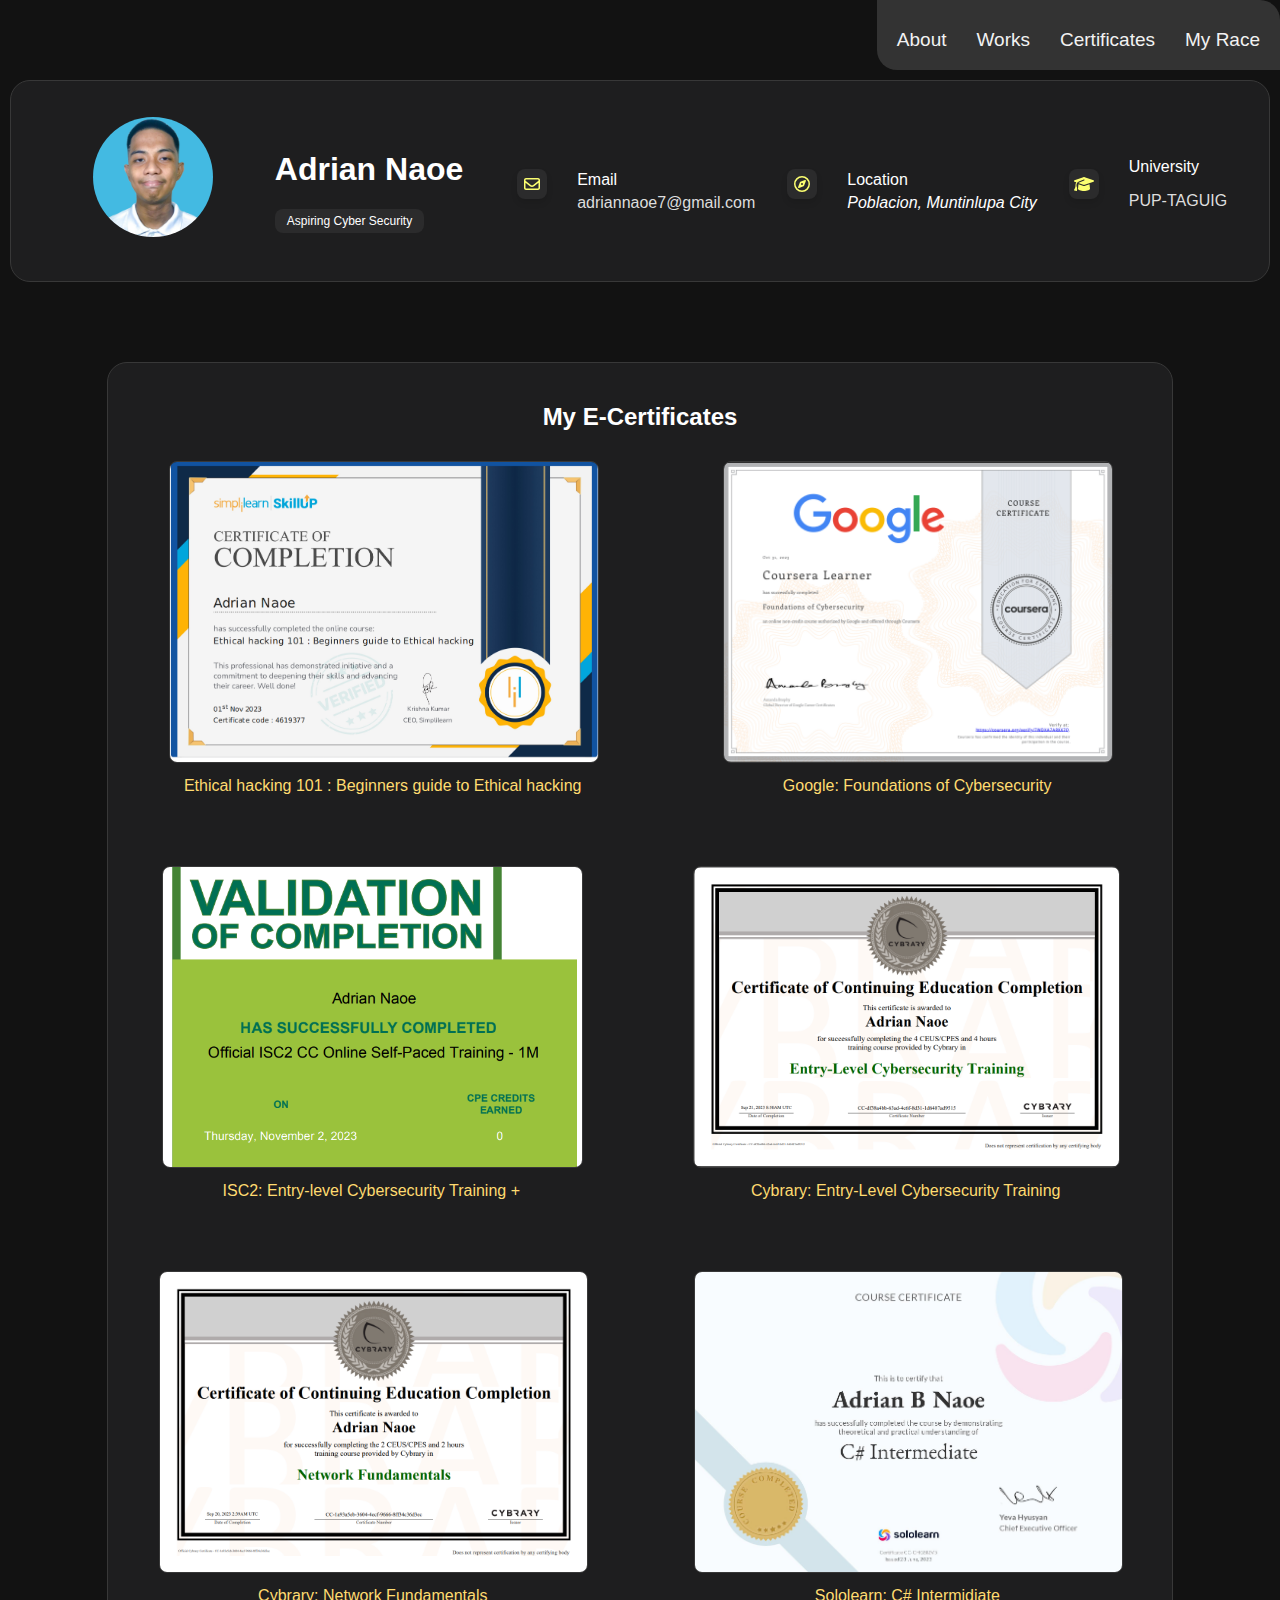
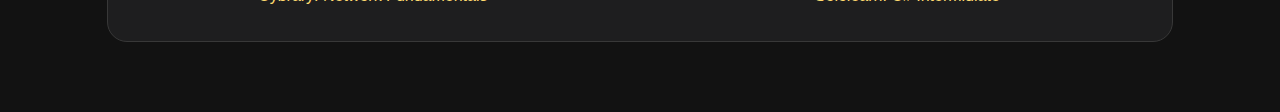
<file: pages/certificates.html>
<!DOCTYPE html>
<html lang="en">
    <head>
        <meta charset="UTF-8" />
        <meta name="viewport" content="width=device-width, initial-scale=1.0"/>
        <title>Certificates</title>
        <link rel="stylesheet" href="./css/certificates.css" />
    </head>
    <body>
        <div class="navbar">
            <a href="../index.html" class="navbar-link">About</a>
            <a href="../pages/works.html" class="navbar-link">Works</a>
            <a href="certificates.html" class="navbar-link">Certificates</a>
            <a href="../pages/race.html" class="navbar-link">My Race</a>
        </div>
        <div class="info-container">
            <figure class="avatar-box">
                <img src="../assets/images/adrian.png" alt="Adrian Naoe" />
            </figure>
            <div class="info-content">
                <h1 class="name" title="Adrian Naoe">Adrian Naoe</h1>
                <p class="title">Aspiring Cyber Security</p>
            </div>
            <div class="contact-info">
                <div class="contact-item">
                    <div class="icon-box">
                        <img src="../assets/icons/envelope-regular.svg"
                             alt="envelop-icon"/>
                    </div>
                    <div class="contact-detail">
                        <p class="contact-title">Email</p>
                        <a href="mailto:adriannaoe7@gmail.com"
                           class="contact-link">
                           adriannaoe7@gmail.com
                        </a>
                    </div>
                </div>
                <div class="contact-item">
                    <div class="icon-box">
                        <img src="../assets/icons/compass-regular.svg"
                             alt="compass-icon"/>
                    </div>
                    <div class="contact-detail">
                        <p class="contact-title">Location</p>
                        <address>Poblacion, Muntinlupa City</address>
                    </div>
                </div>
                <div class="contact-item">
                    <div class="icon-box">
                        <img src="../assets/icons/graduation-cap.svg"
                             alt="graduation-icon"/>
                    </div>
                    <div class="contact-detail">
                        <p class="contact-title">University</p>
                        <p class="contact-link">PUP-TAGUIG</p>
                    </div>
                </div>
            </div>
        </div>
        <div class="my-certificates">
            <h2>My E-Certificates</h2>
            <div id="certificates" class="certificates-container"> 
                <a href="http://tinyurl.com/muz8f3yc"
                   class="certificate-item" 
                   target="_blank"> 
                    <img src="../assets/images/cert-1.png"
                         alt="ethical-cert" />
                    <p> 
                        Ethical hacking 101 : Beginners guide to Ethical
                        hacking 
                    </p>
                </a> 
                <a href="https://coursera.org/verify/7WDXA7ARXX7Q"
                   class="certificate-item" 
                   target="_blank"> 
                    <img src="../assets/images/cert-2.png"
                         alt="google-cert" />
                    <p>Google: Foundations of Cybersecurity</p>
                </a> 
                <a href="http://tinyurl.com/mtuykp54"
                   class="certificate-item" 
                   target="_blank"> 
                   <img src="../assets/images/cert-3.png"
                        alt="isc2-cert" />
                    <p>ISC2: Entry-level Cybersecurity Training +</p>
                </a>
                <a href="http://tinyurl.com/ycxfhcps"
                   class="certificate-item" 
                   target="_blank"> 
                <img src="../assets/images/cert-4.png"
                     alt="cybrary-cert" />
                    <p>Cybrary: Entry-Level Cybersecurity Training</p>
                </a>
                <a href="http://tinyurl.com/4f4895wa"
                   class="certificate-item" 
                   target="_blank"> 
                <img src="../assets/images/cert-5.png"
                     alt="cybrary-cert" />
                    <p>Cybrary: Network Fundamentals</p>
                </a>
                <a href="http://tinyurl.com/4k4usryc"
                   class="certificate-item" 
                   target="_blank"> 
                <img src="../assets/images/cert-6.jpg"
                     alt="google-cert" />
                 <p>Sololearn: C# Intermidiate</p>
             </a>   
        </div>
        <script src="script.js"></script>
    </body>
</html>
</file>
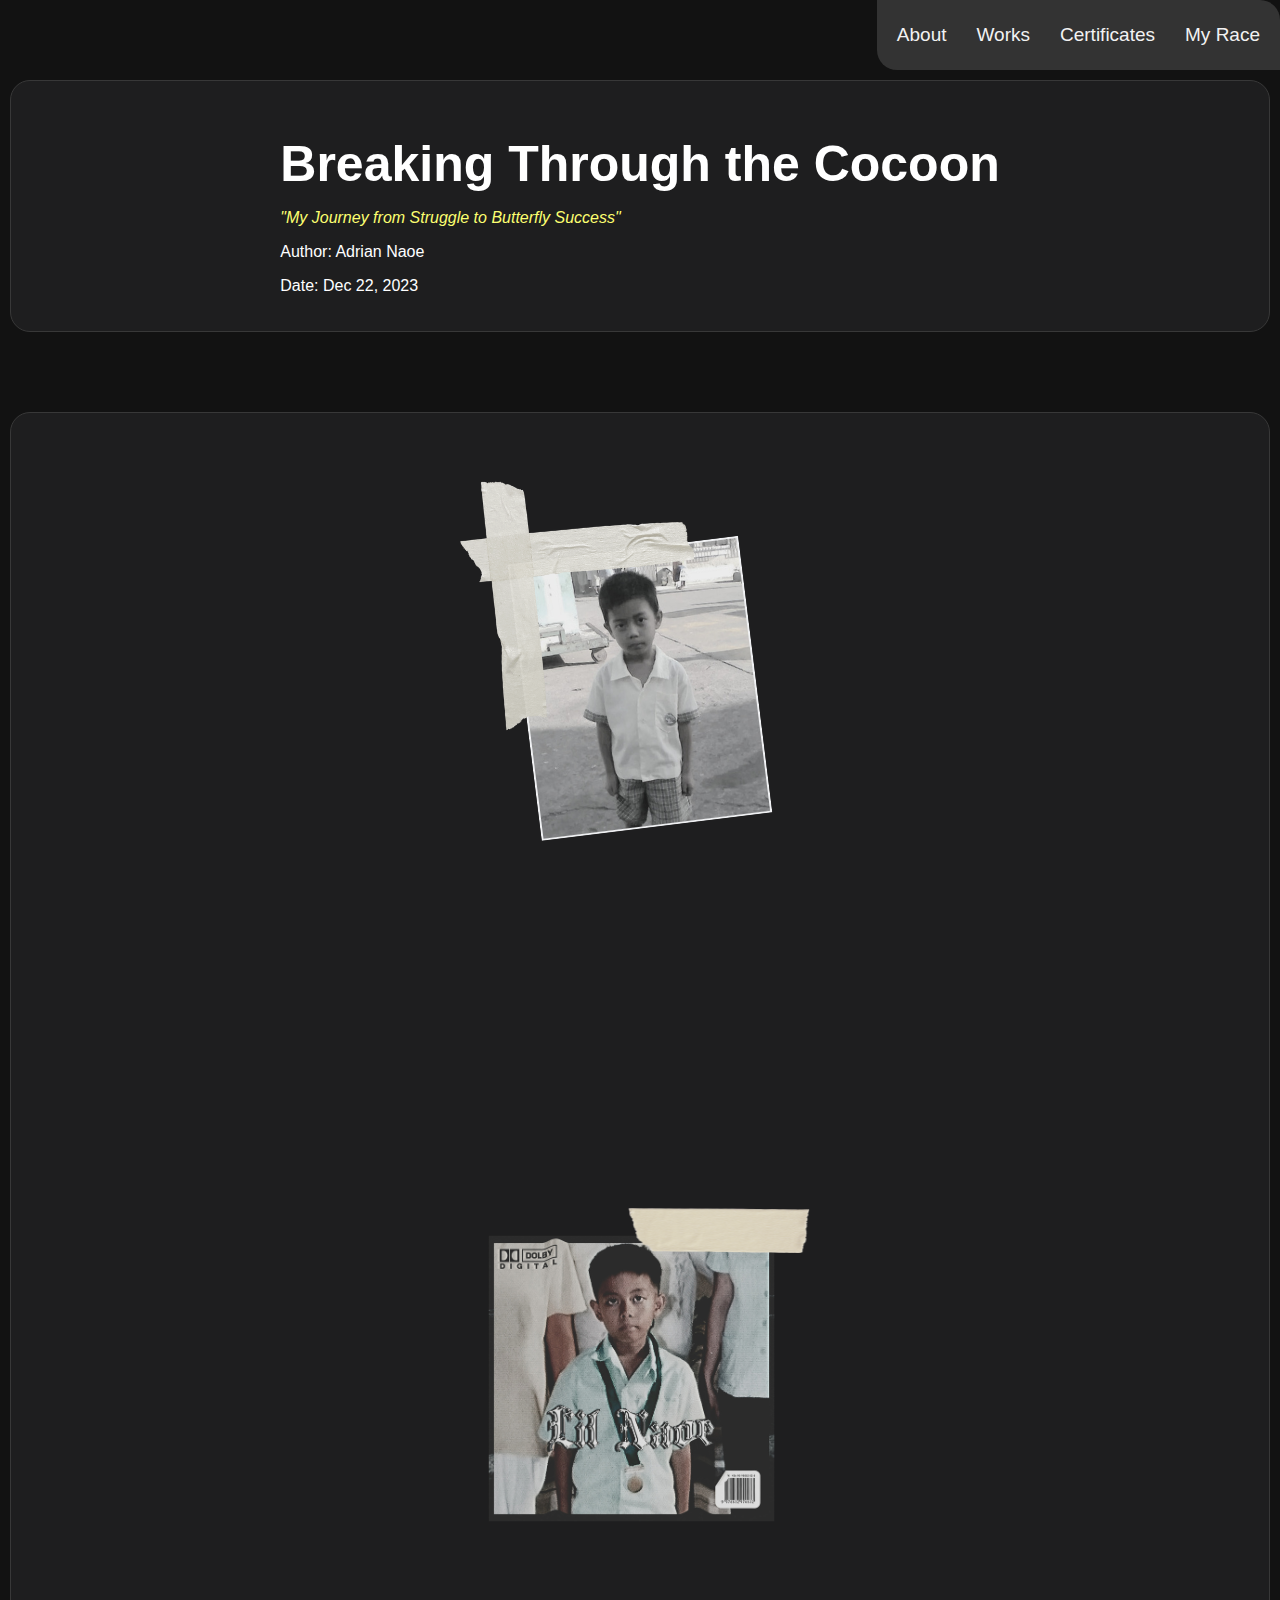
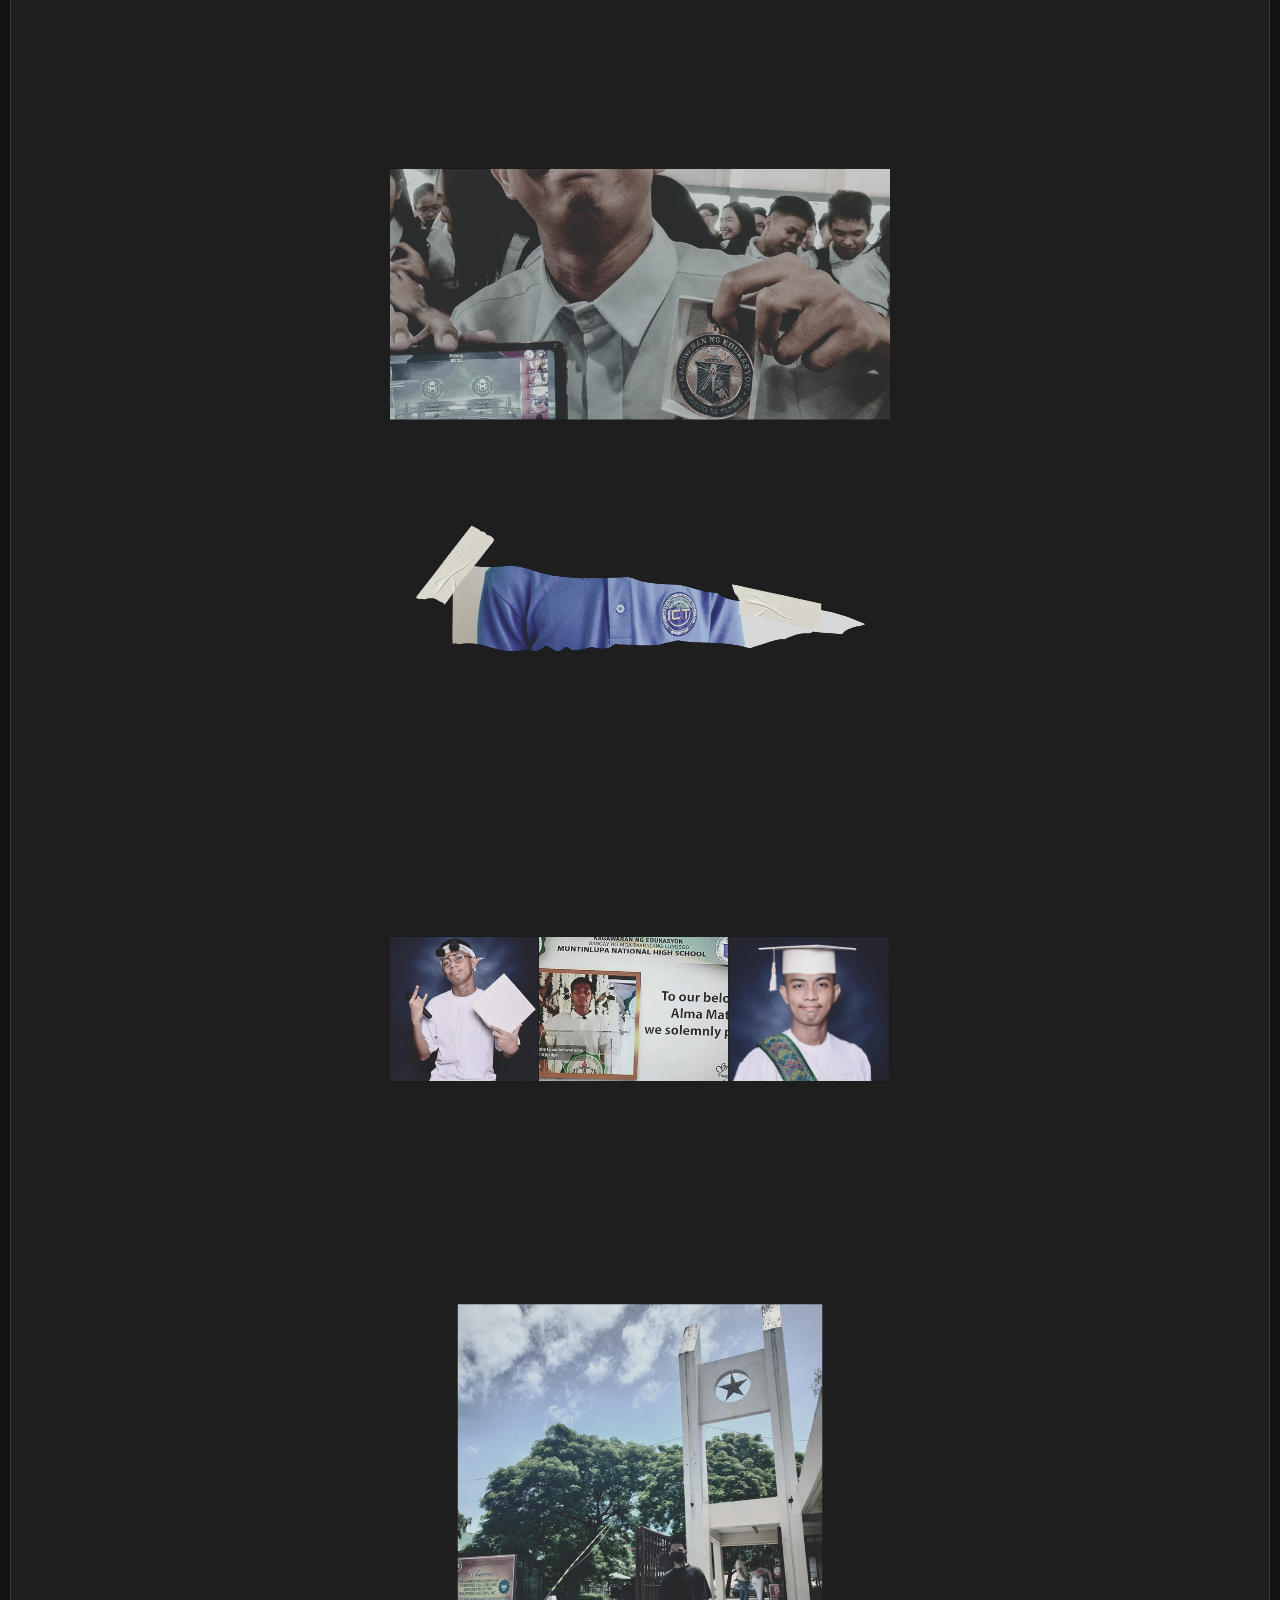
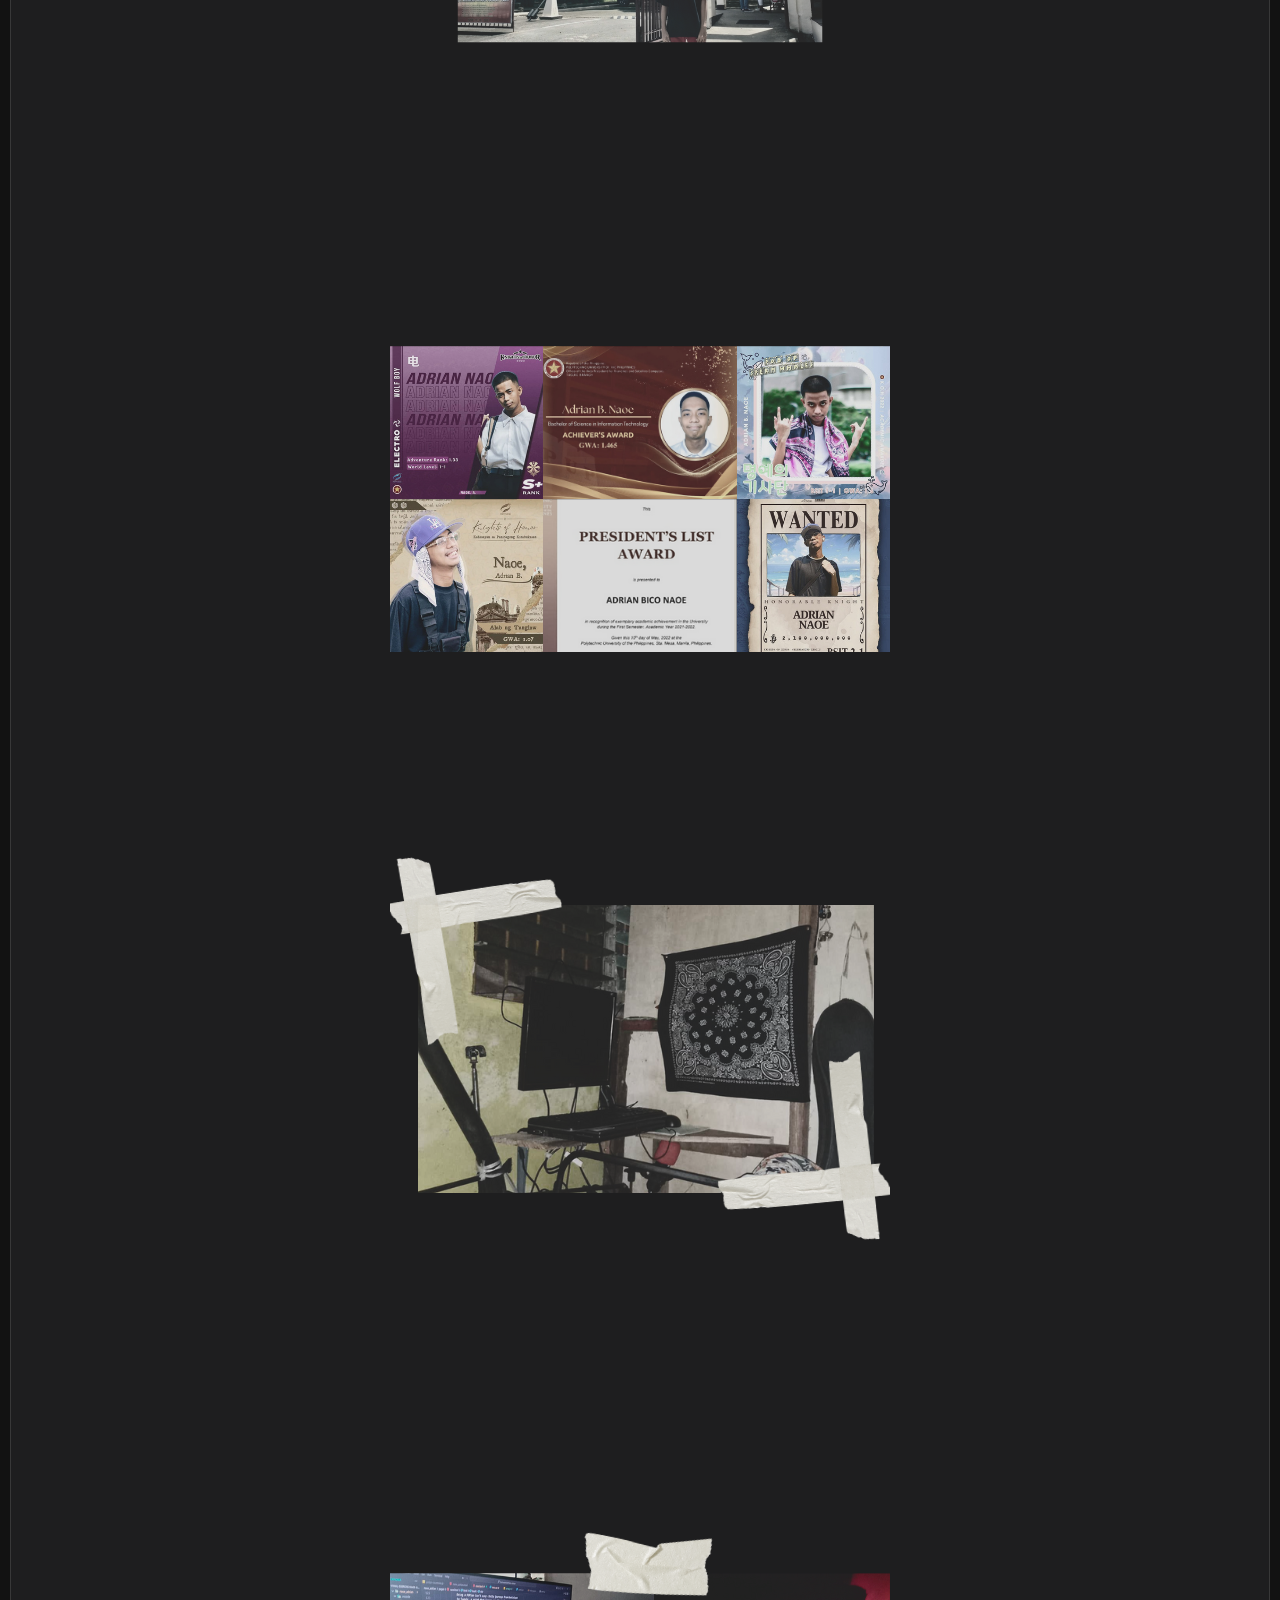
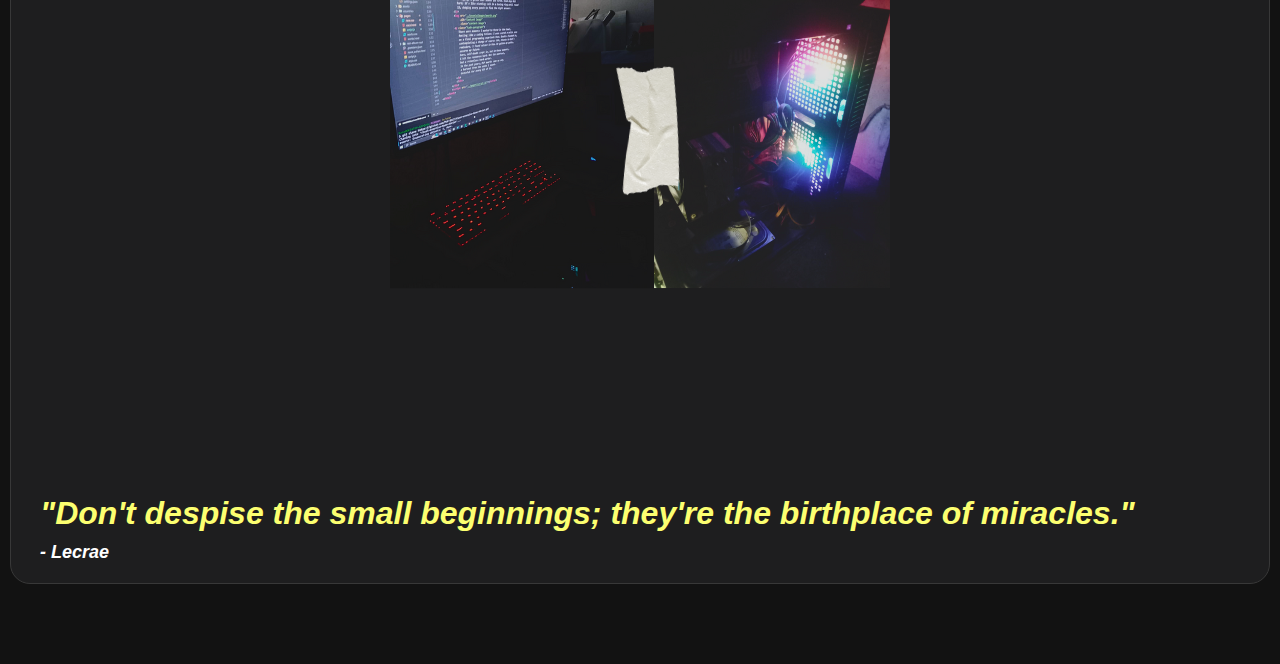
<file: pages/race.html>
<!DOCTYPE html>
<html lang="en">
    <head>
        <meta charset="UTF-8" />
        <meta name="viewport" content="width=device-width, initial-scale=1.0"/>
        <title>My Race</title>
        <link rel="stylesheet" href="./css/race.css" />
    </head>
    <body>
        <div class="navbar">
            <a href="../index.html" class="navbar-link">About</a>
            <a href="../pages/works.html" class="navbar-link">Works</a>
            <a href="./certificates.html" class="navbar-link">Certificates</a>
            <a href="../pages/race.html" class="navbar-link">My Race</a>
        </div>
        <div class="info-container">
            <div class="info-content">
                <h1 class="title">Breaking Through the Cocoon</h1>
                <p class="subtitle">
                    <em>"My Journey from Struggle to Butterfly Success"</em>   
                </p>
                <p class="author">Author: Adrian Naoe</p>
                <p class="date">Date: Dec 22, 2023</p>
            </div>
        </div>
        <div class="journal-container"> 
            <div class="journal-content">      
                <img src="../assets/images/kid-naoe.png" 
                     alt="kid-naoe" 
                     class="content-image">
                <p class="fade-paragraph">
                   In that photo, I see a version of myself – a 
                   carefree kindergarten kid, wrapped in innocence, 
                   finding joy in toys and the morning 
                   adventures of Doraemon.
               </p>
               <p class="fade-paragraph">
                  Looking back, life seemed so easy then, a 
                  time when the world was small and worries were 
                  nonexistent. Oh, how I long to revisit those 
                  uncomplicated days.
              </p>
              <p class="fade-paragraph">
                 If only I could turn back time and embrace 
                 the simplicity of that moment, where the only 
                 agenda was play and the only concern was catching 
                 the next episode of Doraemon. Life was a melody of 
                 laughter and curiosity, a tune I'd love to replay.
             </p>
             <img src="../assets/images/kid-naoe2.png" 
                  alt="elementary-picture" 
                  class="content-image">
             <p class="fade-paragraph">
                Back in my elementary days, I was just an 
                average student, pulling consistent 
                sevens – 76, 77, 78, with the occasional 79 
                as my peak. Mom never pressured me for 
                top grades; she just reminded me to finish my studies.
                Despite not excelling, I loved participating in class. 
                Confidence fueled me, and I brought an energetic vibe 
                to those school days. Surprisingly, honors kept rolling 
                in each year. I can't quite explain it; I just went to 
                school, did my best, and somehow managed to thrive.
            </p>
            <img src="../assets/images/hs-naoe.png" 
                 alt="awards-hs" 
                 class="content-image">
            <p class="fade-paragraph">
                High school brought unexpected turns. I transformed into 
                a consistent honor student, navigating the higher 
                sections year after year. The shift surprised me, but I 
                embraced the challenge and found my place among the 
                achievers.
            </p>
            <img src="../assets/images/shs-naoe.png" 
                 alt="ict-polo" 
                 class="content-image">
            <p class="fade-paragraph">
                Stepping into senior high school brought its own set 
                of pressures. My brother excelled in STEM at MNHS-MAIN, 
                particularly in math and science. I felt the weight of 
                comparison, but I knew my strengths lay in words, 
                not numbers. STEM wasn't my forte, so 
                I opted for the ICT track in grade 10 
                to align with my skills and interests.
            </p>
            <p class="fade-paragraph">        
               Enrolling in the ICT track, I told myself, 
               "Overall Top 10 or nothing." Seemed crazy 
               considering our campus had around 3,000 students plus. 
               Grade 11 hits hard, and coding tripped me up. 
               No natural knack, but YouTube became my teacher. 
               Stumbled, learned, practiced – each struggle a step towards 
               that Overall Top 10 goal.
            </p>
            <img src="../assets/images/shs-naoe2.png" 
                 alt="awards-shs" 
                 class="content-image">
            <p class="fade-paragraph">        
                Pandemic struck in my grade 12, but it 
                didn't break my stride. No fancy gear, just an 
                old laptop on an HDD, but I believed in 
                my younger self. Day by day, I pushed through, 
                delving into programming and other subjects. 
                Self-discipline became my rhythm, ensuring 
                timely outputs.Graduation day arrived, and I 
                felt blessed. Surprisingly, I achieved my goal, 
                securing the 8th spot in the overall top 10 of 
                the non-academic strand, standing firm among 
                3,000 students.
             </p>
             <img src="../assets/images/college.png" 
                  alt="pup-taguig" 
                  class="content-image">
            <p class="fade-paragraph">        
                College decisions hit, PLMUN and PUP on the 
                table. Expected a win at PLMUN, but the exam said 
                otherwise. Classmates securing slots, anxiety 
                building. PUP-T's announcement dragged, 
                hope slipping away, overthinking took its place.
                In the midst of doubt, prayers went up for the college 
                journey. God came through, placing me in PUP-T. 
                Another dream, against the odds, turned reality.
             </p>
             <p class="fade-paragraph">
                Fast forward, PUP-T became my reality. Learning the ropes 
                from friends and professors, it's a school that molds you 
                beyond textbooks. Life lessons: resourcefulness and 
                responsibility, the core curriculum.
                Being a PUPian isn't easy. Daily journeys from Muntinlupa 
                to Taguig, a grind that leaves you tired. Exam days hit 
                hard; it's like standing tall in a boxing ring until round 
                12, dodging every punch to find the right answers.
             </p>
             <img src="../assets/images/awards.png" 
                  alt="awards" 
                  class="content-image">
             <p class="fade-paragraph">
                There were moments I wanted to throw in the towel, 
                feeling like a coding failure. I even scored a solid zero 
                on a final programming exam back then. Doubts flooded in, 
                contemplating a change of course. But, thanks to God's 
                reminders, I found solace in Him. He guides my paths, 
                secures my future.
                Sure, self-doubt crept in, but in those moments, 
                I hit the resources hard. Not the smartest, 
                but a relentless hard worker. 
                In the past years, PUP awards came my way, 
                a harvest from the seeds I sowed. 
                Grateful for every bit of it.
            </p>
            <img src="../assets/images/setup.png" 
                 alt="old setup" 
                 class="content-image">
             <p class="fade-paragraph">
                Folks might assume I'm cruising through online classes 
                and crafting quality work with top-notch gear. The truth? 
                I'm making do with my nephew's ancient laptop. I patched up 
                its operating system, but it's painfully slow, 
                running on an HDD. When the heat kicks in, 
                it shuts down spontaneously.
                Many moments, I've considered giving up, surrendering 
                to the challenges. In the world of IT, there's this notion 
                that having high-end equipment is the key. Yet, 
                I've learned that it's not just about the tools. 
                It's the consistent grind, coupled with patience, 
                that truly paves the way to reaching your goals.
            </p>
            <img src="../assets/images/new-setup.png" 
                 alt="new setup" 
                 class="content-image">
             <p class="fade-paragraph">
                In this snapshot of my new workspace, I see the 
                evidence of progress, a testament that even the 
                smallest steps lead to incredible journeys. 
                My heart swells with joy, for now, 
                I can code comfortably, editing media on big screen. 
                It's not just a setup; it's a blessing—an affirmation 
                that every stride forward is a step towards greatness.
            </p>
            <div class="quote">
                "Don't despise the small beginnings; 
                they're the birthplace of miracles."
            <div class="attribution">- Lecrae</div>
            </div>
            </div>  
        </div>
        <script src="../pages/script.js"></script>
    </body>
</html>
</file>
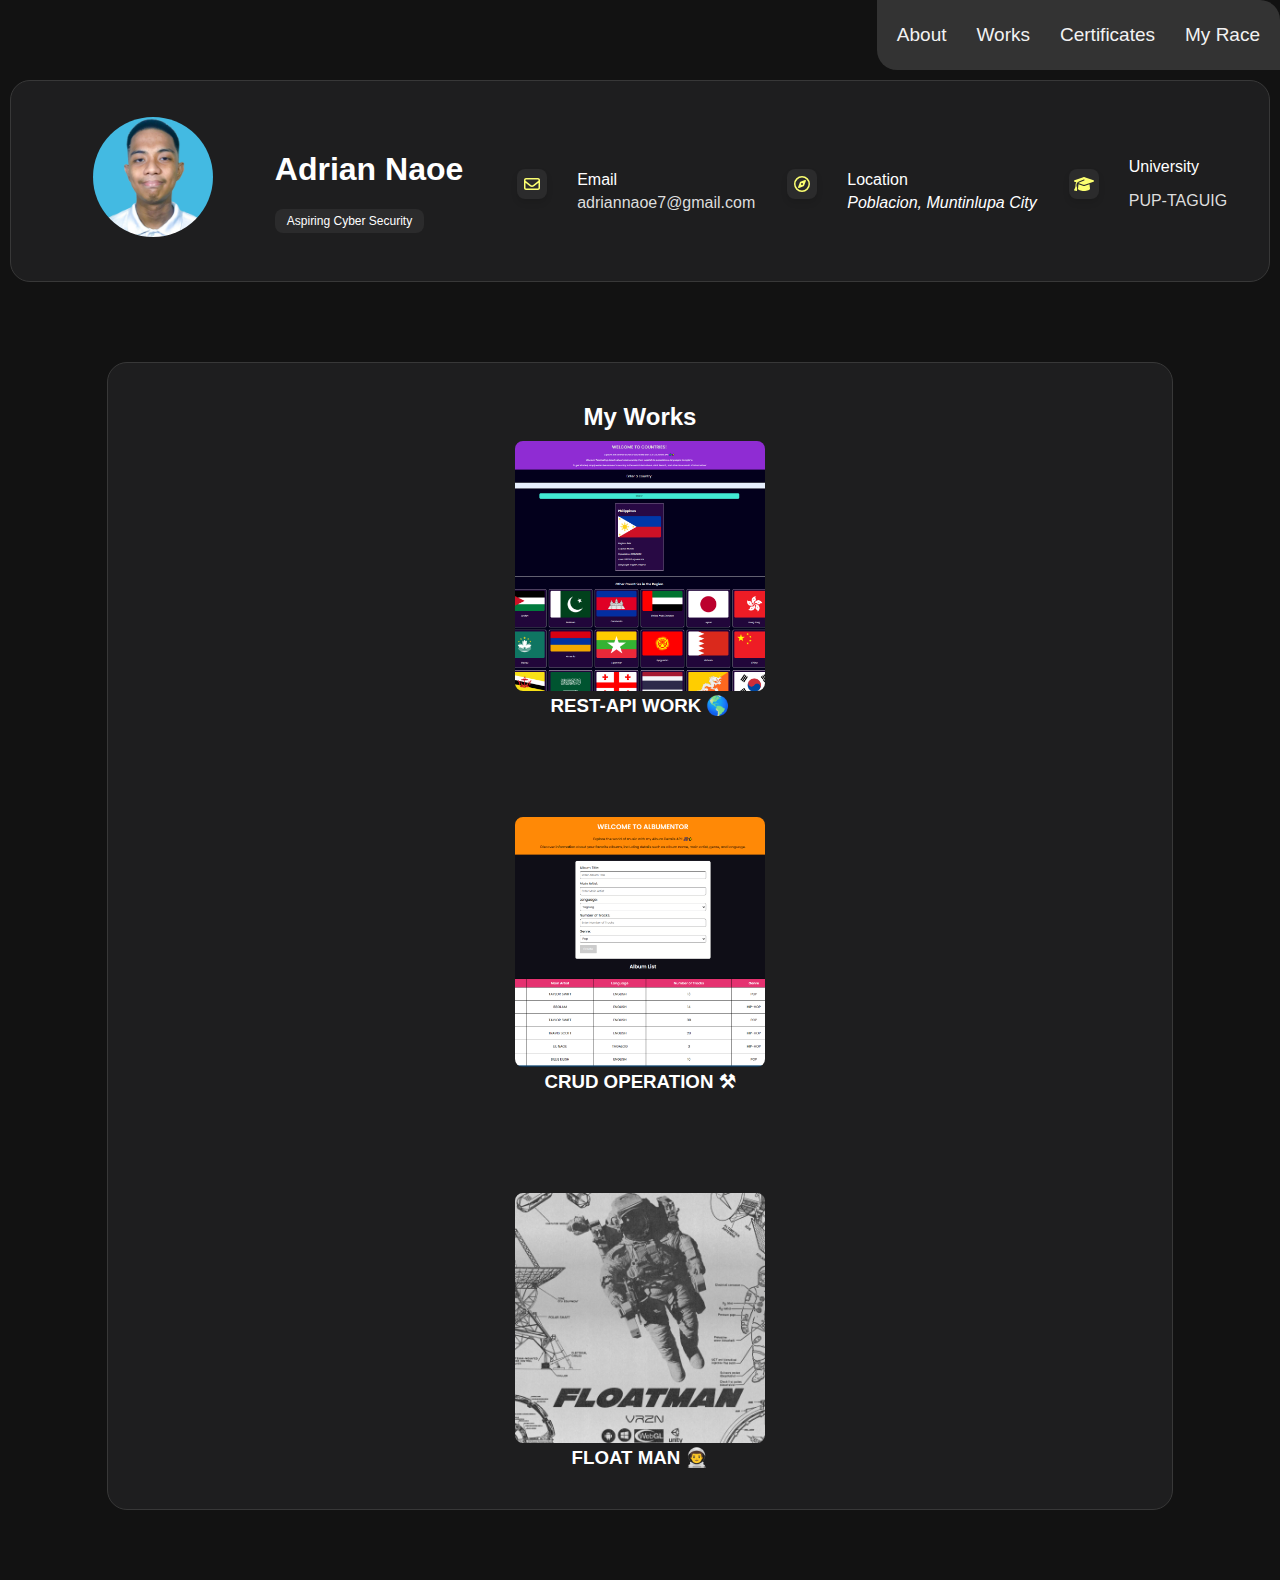
<file: pages/works.html>
<!DOCTYPE html>
<html lang="en">
    <head>
        <meta charset="UTF-8" />
        <meta name="viewport" content="width=device-width, initial-scale=1.0"/>
        <title>Works</title>
        <link rel="stylesheet" href="./css/works.css" />
    </head>
    <body>
        <div class="navbar">
            <a href="../index.html" class="navbar-link">About</a>
            <a href="../pages/works.html" class="navbar-link">Works</a>
            <a href="../pages/certificates.html" 
               class="navbar-link">
               Certificates
            </a>
            <a href="../pages/race.html" class="navbar-link">My Race</a>
        </div>
        <div class="info-container">
            <figure class="avatar-box">
                <img src="../assets/images/adrian.png" alt="Adrian Naoe" />
            </figure>
            <div class="info-content">
                <h1 class="name" title="Adrian Naoe">Adrian Naoe</h1>
                <p class="title">Aspiring Cyber Security</p>
            </div>
            <div class="contact-info">
                <div class="contact-item">
                    <div class="icon-box">
                        <img src="../assets/icons/envelope-regular.svg"
                             alt="envelop-icon"/>
                    </div>
                    <div class="contact-detail">
                        <p class="contact-title">Email</p>
                        <a href="mailto:adriannaoe7@gmail.com"
                           class="contact-link">
                           adriannaoe7@gmail.com
                        </a>
                    </div>
                </div>
                <div class="contact-item">
                    <div class="icon-box">
                        <img src="../assets/icons/compass-regular.svg"
                             alt="compass-icon"/>
                    </div>
                    <div class="contact-detail">
                        <p class="contact-title">Location</p>
                        <address>Poblacion, Muntinlupa City</address>
                    </div>
                </div>
                <div class="contact-item">
                    <div class="icon-box">
                        <img src="../assets/icons/graduation-cap.svg"
                             alt="graduation-icon"/>
                    </div>
                    <div class="contact-detail">
                        <p class="contact-title">University</p>
                        <p class="contact-link">PUP-TAGUIG</p>
                    </div>
                </div>
            </div>
        </div>
        <div class="my-works">
            <h2>My Works</h2>
            <div class="my-works-container">
                <a href="../countries/index.html" 
                   class="work-item" 
                   target="_blank">
                    <img src="../assets/images/countries.png" alt="Work 1" />
                    <div class="overlay">
                        <h3>REST COUNTRIES API 🌎</h3>
                        <p>
                            Explore the diverse world of countries with our
                            Countries API! 🌍✨
                        </p>
                    </div>
                    <h3>REST-API WORK 🌎</h3>
                </a>
                <a href="../rest-album-rest/index.html" 
                   class="work-item" 
                   target="_blank">
                    <img src="../assets/images/album-mentor.png"
                         alt="Work 2"/>
                    <div class="overlay">
                        <h3>ALBUM MENTOR</h3>
                        <p>
                            Explore the world of music with my Album Details
                            API! 🎵✨
                        </p>
                    </div>
                    <h3>CRUD OPERATION ⚒</h3>
                </a>
                <a href="https://github.com/Naoe-Adrian/Float-Man"
                   class="work-item"
                   target="_blank">
                    <img src="../assets/images/floatman.png" alt="Work 3" />
                    <div class="overlay">
                        <h3>Float Man</h3>
                        <p>
                            This is my first venture into designing 
                            audio games sfx.
                        </p>
                    </div>
                    <h3>FLOAT MAN 👨‍🚀</h3>
                </a>
            </div>
        </div>
        <script src="script.js"></script>
    </body>
</html>
</file>
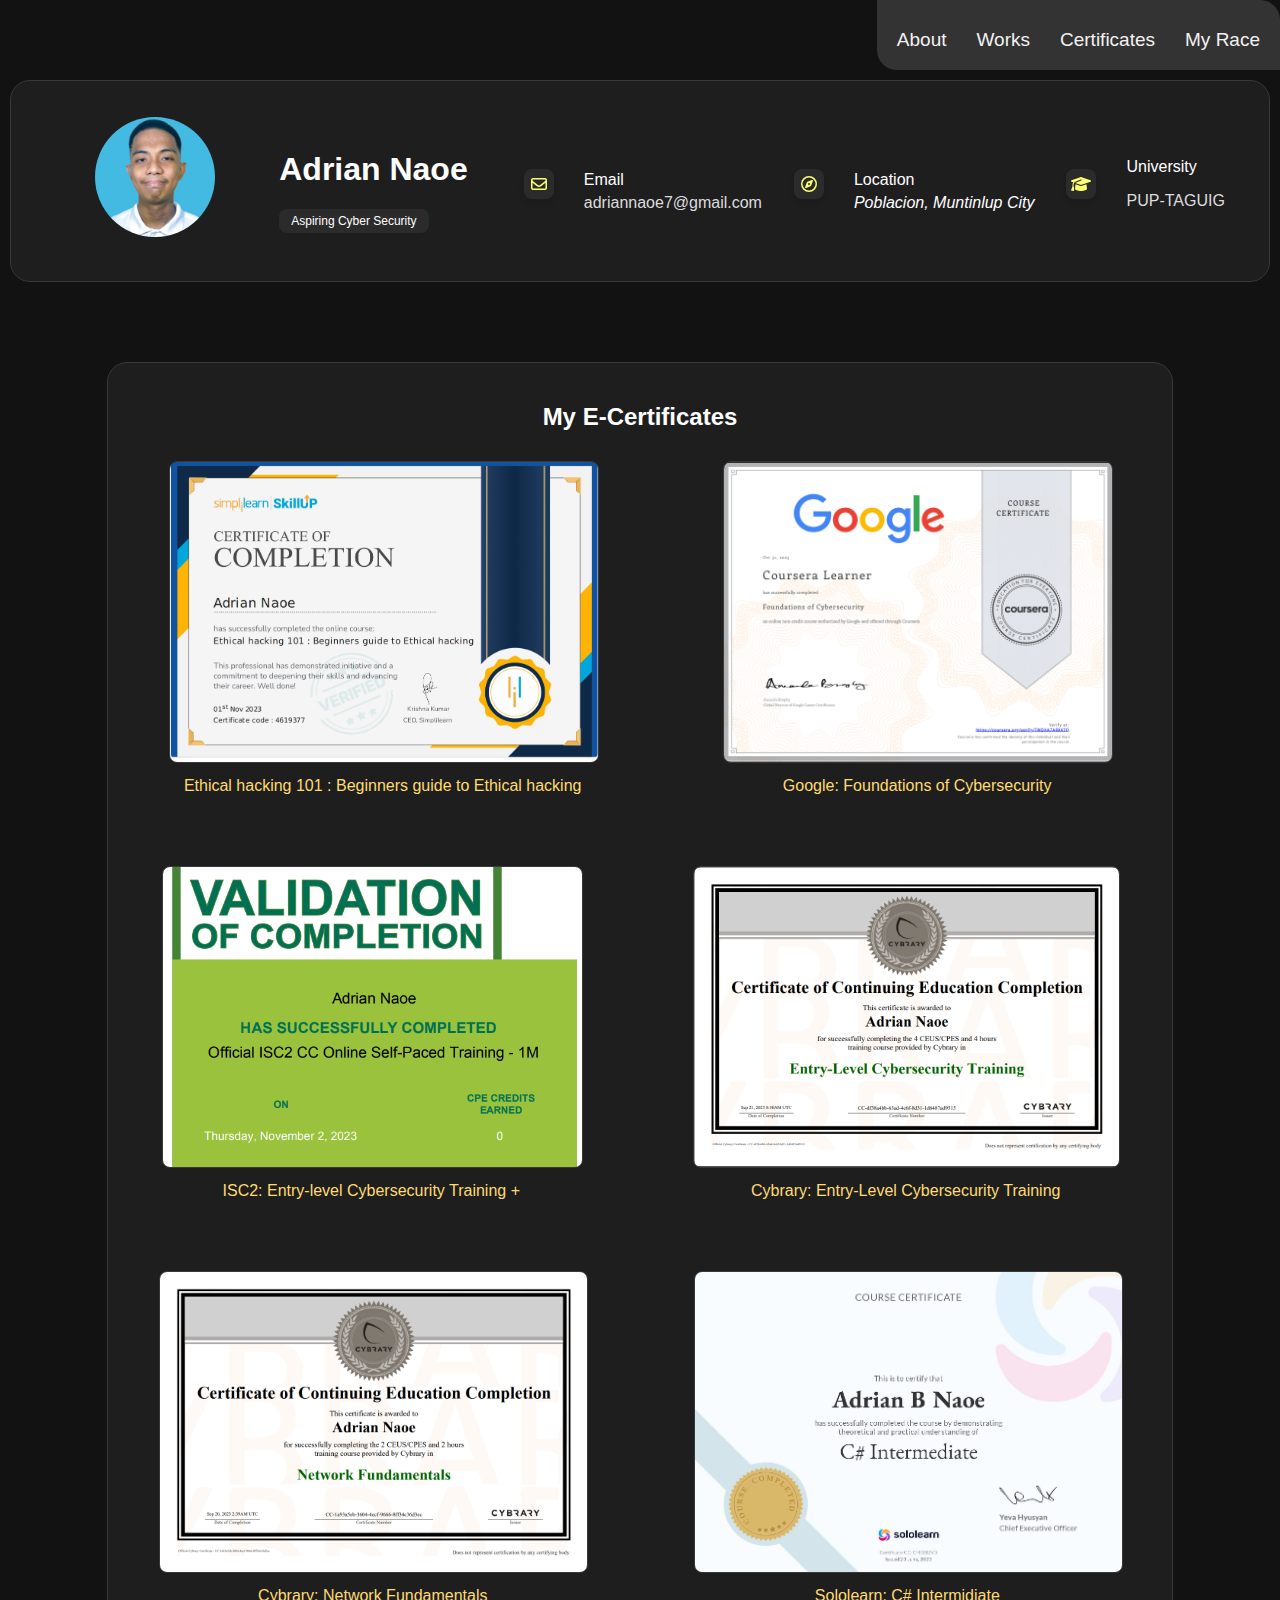
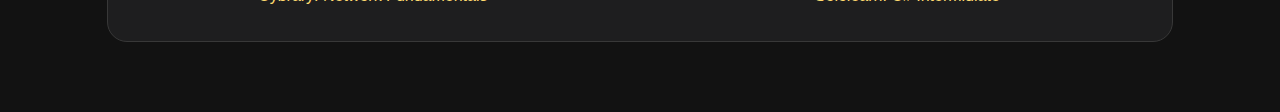
<file: naoe_adrian/pages/certificates.html>
<!DOCTYPE html>
<html lang="en">
    <head>
        <meta charset="UTF-8" />
        <meta name="viewport" content="width=device-width, initial-scale=1.0"/>
        <title>Certificates</title>
        <link rel="stylesheet" href="./css/certificates.css" />
    </head>
    <body>
        <div class="navbar">
            <a href="../index.html" class="navbar-link">About</a>
            <a href="../pages/works.html" class="navbar-link">Works</a>
            <a href="certificates.html" class="navbar-link">Certificates</a>
            <a href="../pages/race.html" class="navbar-link">My Race</a>
        </div>
        <div class="info-container">
            <figure class="avatar-box">
                <img src="../assets/images/adrian.png" alt="Adrian Naoe" />
            </figure>
            <div class="info-content">
                <h1 class="name" title="Adrian Naoe">Adrian Naoe</h1>
                <p class="title">Aspiring Cyber Security</p>
            </div>
            <div class="contact-info">
                <div class="contact-item">
                    <div class="icon-box">
                        <img src="../assets/icons/envelope-regular.svg"
                             alt="envelop-icon"/>
                    </div>
                    <div class="contact-detail">
                        <p class="contact-title">Email</p>
                        <a href="mailto:adriannaoe7@gmail.com"
                           class="contact-link">
                           adriannaoe7@gmail.com
                        </a>
                    </div>
                </div>
                <div class="contact-item">
                    <div class="icon-box">
                        <img src="../assets/icons/compass-regular.svg"
                             alt="compass-icon"/>
                    </div>
                    <div class="contact-detail">
                        <p class="contact-title">Location</p>
                        <address>Poblacion, Muntinlup City</address>
                    </div>
                </div>
                <div class="contact-item">
                    <div class="icon-box">
                        <img src="../assets/icons/graduation-cap.svg"
                             alt="graduation-icon"/>
                    </div>
                    <div class="contact-detail">
                        <p class="contact-title">University</p>
                        <p class="contact-link">PUP-TAGUIG</p>
                    </div>
                </div>
            </div>
        </div>
        <div class="my-certificates">
            <h2>My E-Certificates</h2>
            <div id="certificates" class="certificates-container"> 
                <a href="http://tinyurl.com/muz8f3yc"
                   class="certificate-item" 
                   target="_blank"> 
                    <img src="../assets/images/cert-1.png"
                         alt="ethical-cert" />
                    <p> 
                        Ethical hacking 101 : Beginners guide to Ethical
                        hacking 
                    </p>
                </a> 
                <a href="https://coursera.org/verify/7WDXA7ARXX7Q"
                   class="certificate-item" 
                   target="_blank"> 
                    <img src="../assets/images/cert-2.png"
                         alt="google-cert" />
                    <p>Google: Foundations of Cybersecurity</p>
                </a> 
                <a href="http://tinyurl.com/mtuykp54"
                   class="certificate-item" 
                   target="_blank"> 
                   <img src="../assets/images/cert-3.png"
                        alt="isc2-cert" />
                    <p>ISC2: Entry-level Cybersecurity Training +</p>
                </a>
                <a href="http://tinyurl.com/ycxfhcps"
                   class="certificate-item" 
                   target="_blank"> 
                <img src="../assets/images/cert-4.png"
                     alt="cybrary-cert" />
                    <p>Cybrary: Entry-Level Cybersecurity Training</p>
                </a>
                <a href="http://tinyurl.com/4f4895wa"
                   class="certificate-item" 
                   target="_blank"> 
                <img src="../assets/images/cert-5.png"
                     alt="cybrary-cert" />
                    <p>Cybrary: Network Fundamentals</p>
                </a>
                <a href="http://tinyurl.com/4k4usryc"
                   class="certificate-item" 
                   target="_blank"> 
                <img src="../assets/images/cert-6.jpg"
                     alt="google-cert" />
                 <p>Sololearn: C# Intermidiate</p>
             </a>   
        </div>
        <script src="script.js"></script>
    </body>
</html>
</file>
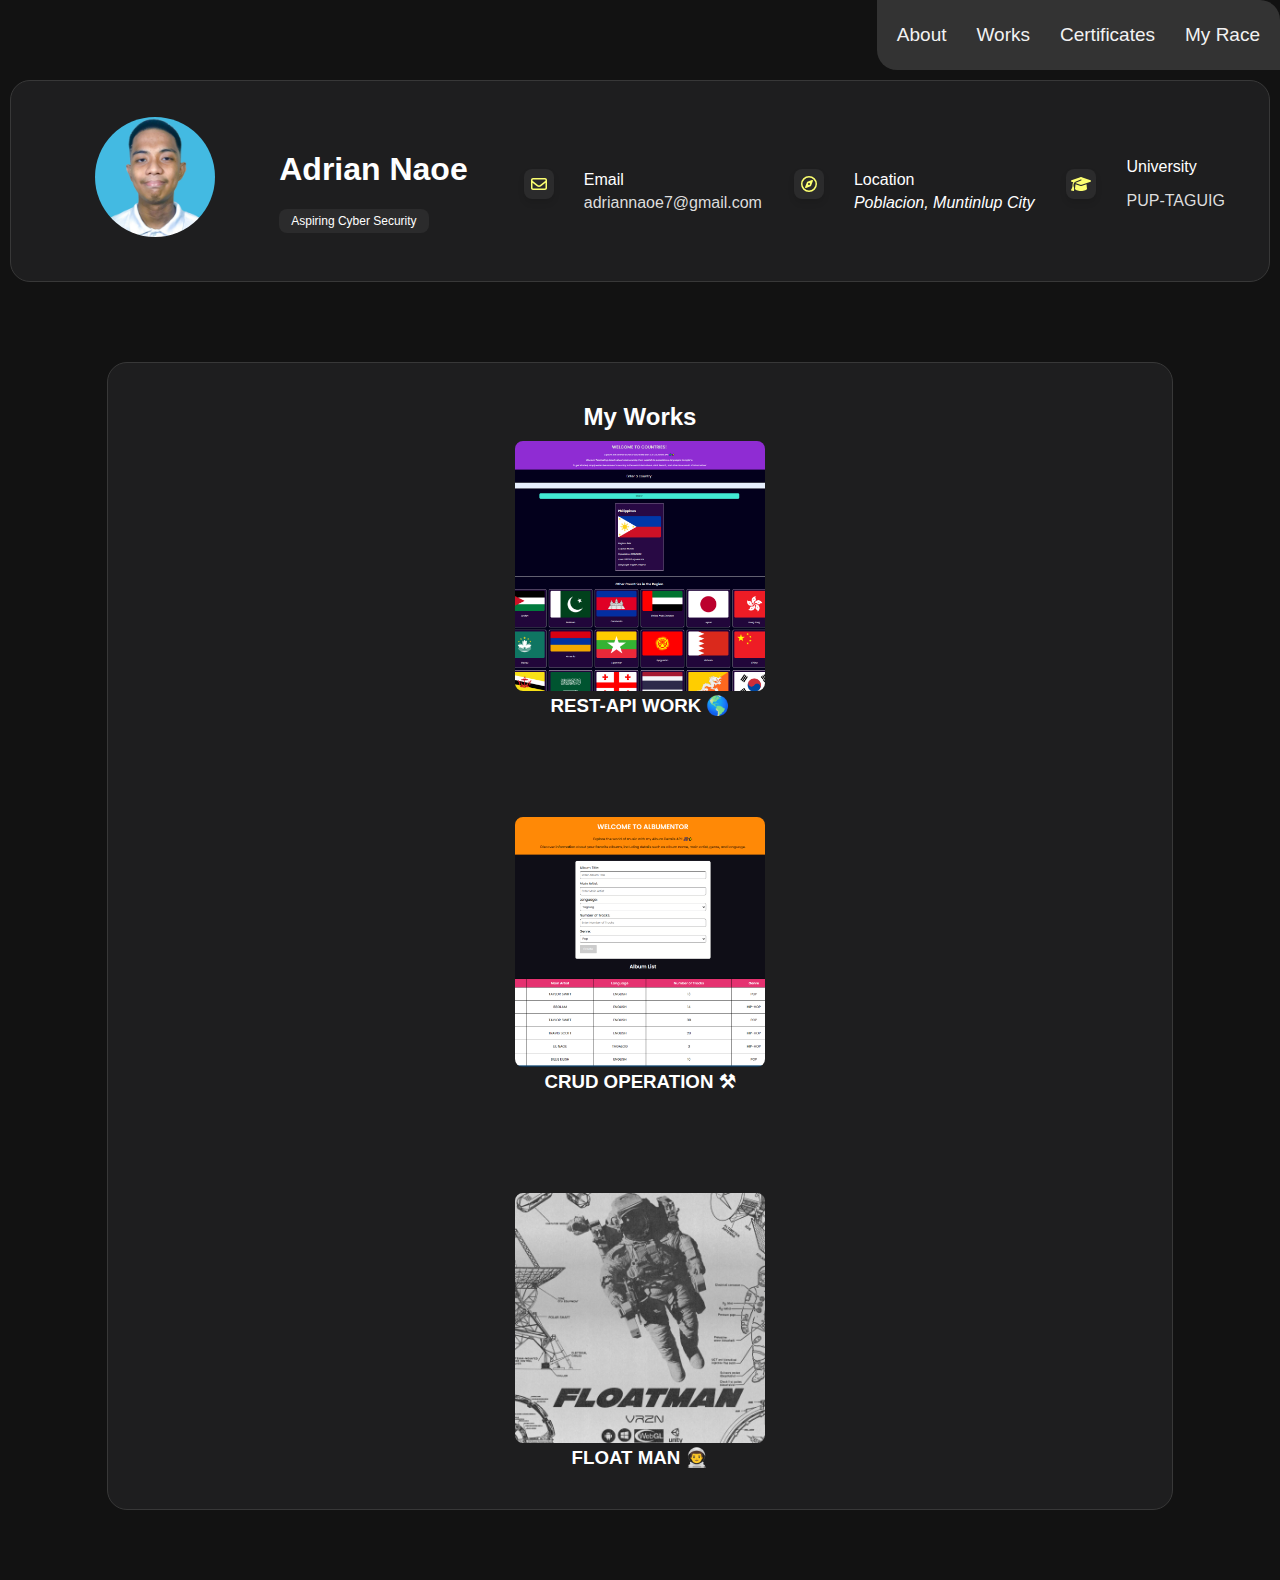
<file: naoe_adrian/pages/works.html>
<!DOCTYPE html>
<html lang="en">
    <head>
        <meta charset="UTF-8" />
        <meta name="viewport" content="width=device-width, initial-scale=1.0"/>
        <title>Works</title>
        <link rel="stylesheet" href="./css/works.css" />
    </head>
    <body>
        <div class="navbar">
            <a href="../index.html" class="navbar-link">About</a>
            <a href="../pages/works.html" class="navbar-link">Works</a>
            <a href="../pages/certificates.html" 
               class="navbar-link">
               Certificates
            </a>
            <a href="../pages/race.html" class="navbar-link">My Race</a>
        </div>
        <div class="info-container">
            <figure class="avatar-box">
                <img src="../assets/images/adrian.png" alt="Adrian Naoe" />
            </figure>
            <div class="info-content">
                <h1 class="name" title="Adrian Naoe">Adrian Naoe</h1>
                <p class="title">Aspiring Cyber Security</p>
            </div>
            <div class="contact-info">
                <div class="contact-item">
                    <div class="icon-box">
                        <img src="../assets/icons/envelope-regular.svg"
                             alt="envelop-icon"/>
                    </div>
                    <div class="contact-detail">
                        <p class="contact-title">Email</p>
                        <a href="mailto:adriannaoe7@gmail.com"
                           class="contact-link">
                           adriannaoe7@gmail.com
                        </a>
                    </div>
                </div>
                <div class="contact-item">
                    <div class="icon-box">
                        <img src="../assets/icons/compass-regular.svg"
                             alt="compass-icon"/>
                    </div>
                    <div class="contact-detail">
                        <p class="contact-title">Location</p>
                        <address>Poblacion, Muntinlup City</address>
                    </div>
                </div>
                <div class="contact-item">
                    <div class="icon-box">
                        <img src="../assets/icons/graduation-cap.svg"
                             alt="graduation-icon"/>
                    </div>
                    <div class="contact-detail">
                        <p class="contact-title">University</p>
                        <p class="contact-link">PUP-TAGUIG</p>
                    </div>
                </div>
            </div>
        </div>
        <div class="my-works">
            <h2>My Works</h2>
            <div class="my-works-container">
                <a href="../countries/index.html" 
                   class="work-item" 
                   target="_blank">
                    <img src="../assets/images/countries.png" alt="Work 1" />
                    <div class="overlay">
                        <h3>REST COUNTRIES API 🌎</h3>
                        <p>
                            Explore the diverse world of countries with our
                            Countries API! 🌍✨
                        </p>
                    </div>
                    <h3>REST-API WORK 🌎</h3>
                </a>
                <a href="../rest-album-rest/index.html" 
                   class="work-item" 
                   target="_blank">
                    <img src="../assets/images/album-mentor.png"
                         alt="Work 2"/>
                    <div class="overlay">
                        <h3>ALBUM MENTOR</h3>
                        <p>
                            Explore the world of music with my Album Details
                            API! 🎵✨
                        </p>
                    </div>
                    <h3>CRUD OPERATION ⚒</h3>
                </a>
                <a href="https://github.com/Naoe-Adrian/Float-Man"
                   class="work-item"
                   target="_blank">
                    <img src="../assets/images/floatman.png" alt="Work 3" />
                    <div class="overlay">
                        <h3>Float Man</h3>
                        <p>
                            This is my first venture into designing 
                            audio games sfx.
                        </p>
                    </div>
                    <h3>FLOAT MAN 👨‍🚀</h3>
                </a>
            </div>
        </div>
        <script src="script.js"></script>
    </body>
</html>
</file>
<file: countries/style-countries.css>
@import url("https://fonts.googleapis.com/css2?family=Poppins:wght@300;400;500;600&display=swap");

* {
  font-family: "Poppins", Courier, monospace;
}

body {
  background-color: #03001c;
  color: white;
}

label {
  font-size: 25px;
}

.info-container {
  text-align: center;
  width: 95%;
  margin: auto;
  padding: 8px;
  background-color: #8f2cd3;
  border-radius: 8px;
}

h1 {
  color: #ddd;
}

p {
  font-style: italic;
  margin-bottom: 10px;
}

.search-input {
  width: 200px;
  padding: 8px;
  margin-right: 10px;
}

.search-button {
  padding: 8px;
}

label {
  margin: 0 auto;
  display: block;
  margin-bottom: 8px;
}

.search-input {
  font-size: auto;
  margin: 0 auto;
  width: 65%;
  height: 45px;
  padding: 8px;
  border-radius: 8px;
  margin-bottom: 16px;
  box-sizing: border-box;
}

button {
  font-size: 16px;
  margin: 0 auto;
  width: 40%;
  background-color: #41ead4;
  color: black;
  padding: 10px 15px;
  border: none;
  border-radius: 10px;
  cursor: pointer;
}

.container {
  display: flex;
  margin-top: 2rem;
  flex-direction: column;
  align-items: center;
  flex-wrap: wrap;
  gap: 20px;
}

.details-container {
  flex: 1;
  background-color: #280944;
  max-width: 400px;
  border: 1px solid #ddd;
  border-radius: 8px;
  padding: 20px;
  margin-bottom: 20px;
}

.details-container img {
  max-width: 100%;
  height: auto;
  border-radius: 8px;
  margin-bottom: 10px;
}

.country-card {
  display: flex;
  flex-direction: column;
  align-items: center;
  flex-wrap: wrap;
  background-color: #21063a;
  border: 1px solid #ddd;
  border-radius: 8px;
  padding: 10px;
  margin: 10px;
  max-width: 300px;
  transition: transform 0.3s ease-in-out;
}

.country-card:hover {
  transform: scale(1.05);
}

.country-card img {
  max-width: 100%;
  height: auto;
  border-radius: 8px;
  margin-bottom: 10px;
}

.other-countries-container {
  display: flex;
  flex-wrap: wrap;
  justify-content: center;
  border: 1px solid #ddd;
  border-radius: 8px;
  padding: 20px;
  margin-bottom: 20px;
}

.other-countries-container h2 {
  width: 100%;
  text-align: center;
  margin-bottom: 10px;
}

.hide {
  display: none;
}

#main_container,
#result_container {
  display: flex;
}
</file>
<file: rest-album-rest/style.css>
@import url("https://fonts.googleapis.com/css2?family=Poppins:wght@300;400;500;600&display=swap");

* {
  font-family: "Poppins", Courier, monospace;
}

body {
  background-color: #0f0e17;
  color: black;
  margin: 0;
  padding: 0;
}

.info-container {
  text-align: center;
  width: 90%;
  margin: auto;
  padding: 8px;
  background-color: #ff8906;
  border-radius: 8px;
  margin-bottom: 30px;
}

h1,
h2 {
  color: white;
  text-align: center;
}

form {
  background-color: #fffffe;
  gap: 10px;
  padding: 20px;
  border: 1px solid #ccc;
  border-radius: 8px;
  max-width: 600px;
  margin: 0 auto;
}

label {
  display: block;
  margin-bottom: 5px;
}

input,
select {
  border-radius: 8px;
  width: 100%;
  padding: 8px;
  margin-bottom: 10px;
  box-sizing: border-box;
}

button {
  padding: 10px;
  background-color: #ff8906;
  color: white;
  border: none;
  border-radius: 4px;
  cursor: pointer;
}

button:disabled {
  background-color: #cccccc;
  cursor: not-allowed;
}

.table-container {
  max-width: 90%;
  margin: auto;
  overflow-x: auto;
}

table {
  width: 100%;
  border-collapse: collapse;
  margin-top: 20px;
  margin-bottom: 5rem;
}

button {
  width: 100%;
  max-width: 5rem;
  margin-right: 10px;
  margin-bottom: 5px;
}

th,
td {
  text-align: center;
  background-color: white;
  border: 1px solid black;
  padding: 8px;
}

th {
  background-color: #e53170;
  color: white;
}

@media only screen and (max-width: 600px) {
  table {
    /*Horizontal Scrollbar appears when content exceeds container width. */
    overflow-x: auto; 
  }

  button {
    width: 100%;
    max-width: none;
    margin-right: 0;
    margin-bottom: 10px;
  }
}
</file>
<file: naoe_adrian/rest-album-rest/style.css>
@import url("https://fonts.googleapis.com/css2?family=Poppins:wght@300;400;500;600&display=swap");

* {
  font-family: "Poppins", Courier, monospace;
}

body {
  background-color: #0f0e17;
  color: black;
  margin: 0;
  padding: 0;
}

.info-container {
  text-align: center;
  width: 90%;
  margin: auto;
  padding: 8px;
  background-color: #ff8906;
  border-radius: 8px;
  margin-bottom: 30px;
}

h1,
h2 {
  color: white;
  text-align: center;
}

form {
  background-color: #fffffe;
  gap: 10px;
  padding: 20px;
  border: 1px solid #ccc;
  border-radius: 8px;
  max-width: 600px;
  margin: 0 auto;
}

label {
  display: block;
  margin-bottom: 5px;
}

input,
select {
  border-radius: 8px;
  width: 100%;
  padding: 8px;
  margin-bottom: 10px;
  box-sizing: border-box;
}

button {
  padding: 10px;
  background-color: #ff8906;
  color: white;
  border: none;
  border-radius: 4px;
  cursor: pointer;
}

button:disabled {
  background-color: #cccccc;
  cursor: not-allowed;
}

.table-container {
  max-width: 90%;
  margin: auto;
  overflow-x: auto;
}

table {
  width: 100%;
  border-collapse: collapse;
  margin-top: 20px;
  margin-bottom: 5rem;
}

button {
  width: 100%;
  max-width: 5rem;
  margin-right: 10px;
  margin-bottom: 5px;
}

th,
td {
  text-align: center;
  background-color: white;
  border: 1px solid black;
  padding: 8px;
}

th {
  background-color: #e53170;
  color: white;
}

@media only screen and (max-width: 600px) {
  table {
    /*Horizontal Scrollbar appears when content exceeds container width. */
    overflow-x: auto; 
  }

  button {
    width: 100%;
    max-width: none;
    margin-right: 0;
    margin-bottom: 10px;
  }
}
</file>
<file: style.css>
@import url('https://cdnjs.cloudflare.com/ajax/libs/font-awesome/6.0.0/css/all.min.css');

* {
    font-family: 'Poppins', sans-serif;
}

body {
    background-color: #121212;
    margin: 0;
    padding: 0;
    animation: pulsate 2s ease-in-out infinite;
}

@keyframes pulsate {
    0% {
        background-color: #121212;
    }

    50% {
        background-color: #1e1e1e;
    }

    100% {
        background-color: #121212;
    }
}

.navbar {
    position: absolute;
    top: 0;
    right: 0;
    width: max-content;
    height: 70px;
    border-radius: 0 20px;
    padding: 0 20px;
    box-shadow: none;
    background-color: #333;
    display: flex;
    align-items: center;
    gap: 30px;
}

.navbar a {
    font-size: 19px;
    color: #f2f2f2;
    text-decoration: none;
    font-weight: 500;
}

.navbar a:hover {
    color: #ddd;
}

.info-container {
    display: flex;
    flex-direction: row;
    align-items: center;
    justify-content: space-evenly;
    max-width: auto;
    margin: 5rem auto;
    padding: 20px;
    box-sizing: border-box;
    color: #ffffff;
    border-radius: 20px;
    background-color: #1e1e1f;
    border: 1px solid #383838;
    margin-right: 10px;
    margin-left: 10px;
}

.avatar-box {
    margin-bottom: 20px;
}

.avatar-box img {
    border-radius: 50%;
    width: 120px;
    height: 120px;
}

.info-content {
    text-align: center;
}

.info-content.name {
    margin: 0;
}

.info-content .title {
    font-weight: 100;
    background-color: #2b2b2c;
    border-radius: 8px;
    font-size: 12px;
    width: max-content;
    padding: 5px 12px;
    margin: 5px 0 0;
}

.contact-info {
    display: flex;
    flex-direction: row;
    flex-wrap: wrap;
    justify-content: space-between;
    margin-top: 20px;
}

.contact-item {
    display: flex;
    align-items: center;
    margin-bottom: 15px;
    margin-left: 2rem;
}

.icon-box {
    display: flex;
    align-items: center;
    justify-content: center;
    width: 30px;
    height: 30px;
    background-color: #2b2b2c;
    margin-right: 30px;
    color: #ffdb70;
    border-radius: 8px;
    box-shadow: 0 4px 6px rgba(0, 0, 0, 0.1);
}

.contact-detail {
    flex-grow: 1;
}

.contact-title {
    font-weight: 500;
    margin-bottom: 5px;
}

.contact-link {
    color: #ddd;
    text-decoration: none;
}

.contact-link:hover {
    color: #f2f2f2;
}

.about-me {
    color: white;
    background-color: #1e1e1f;
    display: flex;
    flex-direction: column;
    align-items: center;
    text-align: center;
    padding: 20px;
    margin: 20px auto;
    border: 1px solid #383838;
    border-radius: 20px;
    width: 80%;
    max-width: auto;
    margin-bottom: 70px;
}

.about-me h2 {
    font-size: 24px;
    margin-bottom: 10px;
}

.about-me p {
    line-height: 1.5;
    margin-bottom: 20px;
}

.skills {
    display: flex;
    flex-wrap: wrap;
    justify-content: space-around;
    margin-top: 30px;
    gap: 30px;
}

.skill {
    width: 500px;
    padding: 10px;
    border: 1px solid #383838;
    border-radius: 5px;
    text-align: center;
    box-shadow: 0 0 10px rgba(0, 0, 1, 0.7);
}

.skill h3 {
    font-size: 18px;
    margin-bottom: 5px;
}

.skill p {
    color: #adadad;
    line-height: 1.5;
    margin-bottom: 0;
}

.testimonial-container {
    margin-top: 3rem;
    max-width: 600px;
    width: 100%;
    text-align: center;
    margin-bottom: 3rem;
}

.testimonial {
    border: 1px solid #383838;
    border-radius: 20px;
    display: none;
    max-width: 100%;
    margin-bottom: 20px;
    box-shadow: 0 0 10px rgba(0, 0, 1, 0.7);
}

.testimonial blockquote {
    padding: 20px;
    font-style: italic;
    font-size: 16px;
    font-weight: 300;
}

.active {
    display: block;
}

.profile-picture {
    width: 80px;
    height: 80px;
    overflow: hidden;
    border-radius: 50%;
    border: 3px solid #ffdb70;
    margin: 0 auto 20px;
    margin-top: 1rem;
    box-shadow: 0 0 10px rgba(0, 0, 1, 0.9);
}

.testimonial img {
    width: 100%;
    height: auto;
    border-radius: 50%;
}

.testimonial blockquote {
    margin: 20px 0;
}

.testimonial h3 {
    margin: 10px 0;
}

.my-goals-container {
    display: flex;
    flex-wrap: wrap;
    text-align: center;
    align-items: stretch;
    justify-content: center;
    margin-top: 20px;
}

.goal-card {
    flex: 1;
    max-width: 300px;
    margin: 10px;
    padding: 20px;
    border-radius: 10px;
    box-shadow: 0 0 10px rgba(0, 0, 1, 0.9);
    border: 1px solid #383838;
    display: flex;
    flex-direction: column;
    align-items: center;
    justify-content: space-between;
}

.goal-icon {
    width: 100px;
    height: 100px;
    overflow: hidden;
    border-radius: 50%;
    border: 3px solid #ffdb70;
    margin: 0 auto 20px;
    margin-top: 1rem;
    box-shadow: 0 0 10px rgba(0, 0, 1, 0.9);
}

.goal-icon img {
    width: 100%;
    height: 100%;
    object-fit: cover;
}

.goal-title {
    font-size: 1.2rem;
    font-weight: bold;
    text-align: center;
}

.goal-card p {
    flex-grow: 1;
    text-align: justify;
    margin-bottom: 0;
}

.goals-container {
    display: flex;
    flex-direction: row;
    align-items: center;
    justify-content: center;
    max-width: auto;
    margin: 5rem auto;
    padding: 20px;
    box-sizing: border-box;
    color: #ffffff;
    border-radius: 20px;
    background-color: #1e1e1f;
    border: 1px solid #383838;
    margin-right: 10px;
    margin-left: 10px;
}

.goals-content {
    max-width: 1000px;
    font-size: 1.2rem;
}

.content-image {
    display: block;
    margin: 0 auto;
    max-width: 100%;
    height: auto;
}

.quote-container {
    padding: 20px;
    background-color: #ffdb70;
    border-radius: 8px;
    box-shadow: 0 0 10px rgba(0, 0, 0, 0.1);
}

.quote {
    font-style: italic;
    font-size: 24px;
    line-height: 1.6;
    color: #333;
    margin: 0;
    padding: 10px 0;
    text-align: left;
}

.attribution {
    font-size: 16px;
    color: #555;
    margin-top: 10px;
}

#prev_btn,
#next_btn {
    width: 200px;
    cursor: pointer;
    background-color: #1e1e1f;
    color: #ffdb70;
    padding: 10px 20px;
    border: none;
    border-radius: 5px;
    margin-top: 20px;
    font-size: 16px;
    transition: background-color 0.3s, color 0.3s;
}

#prev_btn:hover,
#next_btn:hover {
    background-color: #ffdb70;
    color: #1e1e1f;
}

label,
h1 {
    color: white;
}

.comments_dynamic {
    margin-bottom: 20px;
    padding: 20px;
    border: 1px solid #383838;
    border-radius: 10px;
    background-color: #282828;
    box-shadow: 0 0 10px rgba(0, 0, 1, 0.7);
    color: white;
}

#comment_form {
    border: 1px solid #383838;
    max-width: 1100px;
    margin: 0 auto;
    align-items: center;
    padding: 20px;
    background-color: #282828;
    border-radius: 10px;
    box-shadow: 0 2px 4px rgba(0, 0, 0, 0.1);
}

#name,
#comment {
    color: whbite;
    width: 100%;
    padding: 10px;
    margin: 5px 0;
    border: 1px solid #ccc;
    border-radius: 5px;
    box-sizing: border-box;
}

#add_comment_btn {
    width: 100%;
    color: white;
    border: none;
    border-radius: 5px;
    padding: 10px 20px;
    cursor: pointer;
}

#add_comment_btn:disabled {
    cursor: not-allowed;
    background-color: #ccc;
}

#add_comment_btn:enabled {
    background-color: #ffdb70;
}

#sort_option {
    margin-top: 10px;
}

#sort {
    padding: 8px;
    border: 1px solid #ccc;
    border-radius: 5px;
    margin-left: 5px;
}

#sort:hover {
    cursor: pointer;
}

#sort option {
    background-color: #282828;
    color: white;
}

#sort_select {
    padding: 8px;
    border: 1px solid #ccc;
    border-radius: 5px;
    margin-left: 5px;
}

@media only screen and (max-width: 600px) {
    .avatar-box img {
        width: 80px;
        height: 80px;
    }

    .info-container {
        max-width: 100%;
        flex-wrap: wrap;
    }

    .contact-info {
        flex-wrap: wrap;
    }

    .contact-item {
        font-size: 13px;
    }

    .about-me {
        max-width: 100%;
    }

    .navbar {
        position: static;
        width: 100%;
        flex-wrap: wrap;
        justify-content: center;
        padding: 10px;
    }

    .navbar a {
        font-size: 10px;
    }

    .skill {
        width: auto;
    }

    #comment_form,
    .comment_section,
    .comment_input {
        max-width: 90%;
    }

    .my-goals-container {
        flex-direction: column;
    }

    .goal-card {
        max-width: 100%;
    }
}
</file>
<file: naoe_adrian/style.css>
@import url("https://cdnjs.cloudflare.com/ajax/libs/font-awesome/6.0.0/css/all.min.css");

* {
  font-family: "Poppins", sans-serif;
}

body {
  background-color: #121212;
  margin: 0;
  padding: 0;
  animation: pulsate 2s ease-in-out infinite;
  
}

@keyframes pulsate {
  0% {
    background-color: #121212;
  }
  50% {
    background-color: #1e1e1e;
  }
  100% {
    background-color: #121212;
  }
}

.navbar {
  position: absolute;
  top: 0;
  right: 0;
  width: max-content;
  height: 70px;
  border-radius: 0 20px;
  padding: 0 20px;
  box-shadow: none;
  background-color: #333;
  display: flex;
  align-items: center;
  gap: 30px;
}

.navbar a {
  font-size: 19px;
  color: #f2f2f2;
  text-decoration: none;
  font-weight: 500;
}

.navbar a:hover {
  color: #ddd;
}

.info-container {
  display: flex;
  flex-direction: row;
  align-items: center;
  justify-content: space-evenly;
  max-width: auto;
  margin: 5rem auto;
  padding: 20px;
  box-sizing: border-box;
  color: #ffffff;
  border-radius: 20px;
  background-color: #1e1e1f;
  border: 1px solid #383838;
  margin-right: 10px;
  margin-left: 10px;
}

.avatar-box {
  margin-bottom: 20px;
}

.avatar-box img {
  border-radius: 50%;
  width: 120px;
  height: 120px;
}

.info-content {
  text-align: center;
}

.info-content.name {
  margin: 0;
}

.info-content .title {
  font-weight: 100;
  background-color: #2b2b2c;
  border-radius: 8px;
  font-size: 12px;
  width: max-content;
  padding: 5px 12px;
  margin: 5px 0 0;
}

.contact-info {
  display: flex;
  flex-direction: row;
  flex-wrap: wrap;
  justify-content: space-between;
  margin-top: 20px;
}

.contact-item {
  display: flex;
  align-items: center;
  margin-bottom: 15px;
  margin-left: 2rem;
}

.icon-box {
  display: flex;
  align-items: center;
  justify-content: center;
  width: 30px;
  height: 30px;
  background-color: #2b2b2c;
  margin-right: 30px;
  color: #ffdb70;
  border-radius: 8px;
  box-shadow: 0 4px 6px rgba(0, 0, 0, 0.1);
}

.contact-detail {
  flex-grow: 1;
}

.contact-title {
  font-weight: 500;
  margin-bottom: 5px;
}

.contact-link {
  color: #ddd;
  text-decoration: none;
}

.contact-link:hover {
  color: #f2f2f2;
}
.about-me {
  color: white;
  background-color: #1e1e1f;
  display: flex;
  flex-direction: column;
  align-items: center;
  text-align: center;
  padding: 20px;
  margin: 20px auto;
  border: 1px solid #383838;
  border-radius: 20px;
  width: 80%;
  max-width: auto;
  margin-bottom: 70px;
}

.about-me h2 {
  font-size: 24px;
  margin-bottom: 10px;
}

.about-me p {
  line-height: 1.5;
  margin-bottom: 20px;
}

.skills {
  display: flex;
  flex-wrap: wrap;
  justify-content: space-around;
  margin-top: 30px;
  gap: 30px;
}

.skill {
  width: 500px;
  padding: 10px;
  border: 1px solid #383838;
  border-radius: 5px;
  text-align: center;
  box-shadow: 0 0 10px rgba(0, 0, 1, 0.7);
}

.skill h3 {
  font-size: 18px;
  margin-bottom: 5px;
}

.skill p {
  color: #adadad;
  line-height: 1.5;
  margin-bottom: 0;
}

.testimonial-container {
  margin-top: 3rem;
  max-width: 600px;
  width: 100%;
  text-align: center;
}

.testimonial {
  border: 1px solid #383838;
  border-radius: 20px;
  display: none;
  max-width: 100%;
  margin-bottom: 20px;
  box-shadow: 0 0 10px rgba(0, 0, 1, 0.7);
}
.testimonial blockquote {
  padding: 20px;
  font-style: italic;
  font-size: 16px;
  font-weight: 300;
}

.active {
  display: block;
}

.profile-picture {
  width: 80px;
  height: 80px;
  overflow: hidden;
  border-radius: 50%;
  border: 3px solid #ffdb70;
  margin: 0 auto 20px;
  margin-top: 1rem;
  box-shadow: 0 0 10px rgba(0, 0, 1, 0.9  );
}

.testimonial img {
  width: 100%;
  height: auto;
  border-radius: 50%;
}

.testimonial blockquote {
  margin: 20px 0;
}
.testimonial h3 {
  margin: 10px 0;
}

#prev_btn,
#next_btn {
  width: 200px;
  cursor: pointer;
  background-color: #1e1e1f;
  color: #ffdb70;
  padding: 10px 20px;
  border: none;
  border-radius: 5px;
  margin-top: 20px;
  font-size: 16px;
  transition: background-color 0.3s, color 0.3s;
}

#prev_btn:hover,
#next_btn:hover {
  background-color: #ffdb70;
  color: #1e1e1f;
}

label, h1 {
  color: white;
}

.comments_dynamic {
  margin-bottom: 20px;
  padding: 20px;
  border: 1px solid #383838;
  border-radius: 10px;
  background-color: #282828;
  box-shadow: 0 0 10px rgba(0, 0, 1, 0.7);
  color: white;
}

#comment_form {
  border: 1px solid #383838;
  max-width: 1100px;
  margin: 0 auto;
  align-items: center;
  padding: 20px;
  background-color: #282828;
  border-radius: 10px;
  box-shadow: 0 2px 4px rgba(0, 0, 0, 0.1);
}

#name,
#comment {
  color:whbite;
  width: 100%;
  padding: 10px;
  margin: 5px 0;
  border: 1px solid #ccc;
  border-radius: 5px;
  box-sizing: border-box;
}

#add_comment_btn {
  width: 100%;
  color: white;
  border: none;
  border-radius: 5px;
  padding: 10px 20px;
  cursor: pointer;
}

#add_comment_btn:disabled {
  cursor: not-allowed;
  background-color: #ccc;
}

#add_comment_btn:enabled {
  background-color: #ffdb70;
}

#sort_option {
  margin-top: 10px;
}

#sort {
  padding: 8px;
  border: 1px solid #ccc;
  border-radius: 5px;
  margin-left: 5px;
}

#sort:hover {
  cursor: pointer;
}

#sort option {
  background-color: #282828;
  color: white;
}

#sort_select {
  padding: 8px;
  border: 1px solid #ccc;
  border-radius: 5px;
  margin-left: 5px;
}

@media only screen and (max-width: 600px) {
  .avatar-box img {
    width: 80px;
    height: 80px;
  }

  .info-container {
    max-width: 100%;
    flex-wrap: wrap;
  }

  .contact-info{
    flex-wrap: wrap;
  }

  .contact-item{
    font-size: 13px;
  }

  .about-me{
    max-width: 100%;

  }

  .navbar {
    position: static;
    width: 100%;
    flex-wrap: wrap;
    justify-content: center;
    padding: 10px;
  }

  .skill {
    width: auto;
  }

  #comment_form,
  .comment_section,
  .comment_input {
    max-width: 90%;

  }
}
</file>
<file: pages/css/certificates.css>
@import url("https://cdnjs.cloudflare.com/ajax/libs/font-awesome/6.0.0/css/all.min.css");

* {
    font-family: "Poppins", sans-serif;
}

body {
    background-color: #121212;
    margin: 0;
    padding: 0;
    animation: pulsate 2s ease-in-out infinite;
}

@keyframes pulsate {
    0% {
        background-color: #121212;
    }

    50% {
        background-color: #1e1e1e;
    }

    100% {
        background-color: #121212;
    }
}

.navbar {
    position: absolute;
    top: 0;
    right: 0;
    width: max-content;
    height: 70px;
    border-radius: 0 20px;
    padding: 0 20px;
    box-shadow: none;
    background-color: #333;
    display: flex;
    align-items: center;
    gap: 30px;
}

.navbar a {
    font-size: 19px;
    color: #f2f2f2;
    text-decoration: none;
    font-weight: 500;
}

.navbar a:hover {
    color: #ddd;
}

.info-container {
    display: flex;
    flex-direction: row;
    align-items: center;
    justify-content: space-evenly;
    max-width: auto;
    margin: 5rem auto;
    padding: 20px;
    box-sizing: border-box;
    color: #ffffff;
    border-radius: 20px;
    background-color: #1e1e1f;
    border: 1px solid #383838;
    margin-right: 10px;
    margin-left: 10px;
}

.avatar-box {
    margin-bottom: 20px;
}

.avatar-box img {
    border-radius: 50%;
    width: 120px;
    height: 120px;
}

.info-content {
    text-align: center;
}

.info-content.name {
    margin: 0;
}

.info-content .title {
    font-weight: 100;
    background-color: #2b2b2c;
    border-radius: 8px;
    font-size: 12px;
    width: max-content;
    padding: 5px 12px;
    margin: 5px 0 0;
}

.contact-info {
    display: flex;
    flex-direction: row;
    flex-wrap: wrap;
    justify-content: space-between;
    margin-top: 20px;
}

.contact-item {
    display: flex;
    align-items: center;
    margin-bottom: 15px;
    margin-left: 2rem;
}

.icon-box {
    display: flex;
    align-items: center;
    justify-content: center;
    width: 30px;
    height: 30px;
    background-color: #2b2b2c;
    margin-right: 30px;
    color: #ffdb70;
    border-radius: 8px;
    box-shadow: 0 4px 6px rgba(0, 0, 0, 0.1);
}

.contact-detail {
    flex-grow: 1;
}

.contact-title {
    font-weight: 500;
    margin-bottom: 5px;
}

.contact-link {
    color: #ddd;
    text-decoration: none;
}

.contact-link:hover {
    color: #f2f2f2;
}

.my-certificates {
    color: white;
    background-color: #1e1e1f;
    display: flex;
    flex-direction: column;
    align-items: center;
    text-align: center;
    padding: 20px;
    margin: 20px auto;
    border: 1px solid #383838;
    border-radius: 20px;
    width: 80%;
    max-width: auto;
    margin-bottom: 70px;
}

.my-certificates {
    margin-top: 20px;
}

.certificates-container {
    display: flex;
    flex-wrap: wrap;
    justify-content: space-around;
    gap: 45px;
}

.certificate-item img {
    width: 100%;
    height: 300px;
    border: 1px solid #383838;
    border-radius: 8px;
    cursor: pointer;
}

.certificate-item p,
a {
    color: #ffdb70;
    text-decoration: none;
    margin-top: 10px;
}

@media only screen and (max-width: 600px) {
    .avatar-box img {
        width: 80px;
        height: 80px;
    }

    .info-container {
        max-width: 100%;
        flex-wrap: wrap;
    }

    .contact-info {
        flex-wrap: wrap;
    }

    .contact-item {
        font-size: 13px;
    }

    .navbar {
        position: static;
        width: 100%;
        flex-wrap: wrap;
        justify-content: center;
        padding: 10px;
    }

    .navbar a {
        font-size: 10px;
    }
}
</file>
<file: pages/css/race.css>
@import url('https://cdnjs.cloudflare.com/ajax/libs/font-awesome/6.0.0/css/all.min.css');

* {
    font-family: 'Poppins', sans-serif;
}

body {
    background-color: #121212;
    margin: 0;
    padding: 0;
    animation: pulsate 2s ease-in-out infinite;
}

@keyframes pulsate {
    0% {
        background-color: #121212;
    }

    50% {
        background-color: #1e1e1e;
    }

    100% {
        background-color: #121212;
    }
}

.navbar {
    position: absolute;
    top: 0;
    right: 0;
    width: max-content;
    height: 70px;
    border-radius: 0 20px;
    padding: 0 20px;
    box-shadow: none;
    background-color: #333;
    display: flex;
    align-items: center;
    gap: 30px;
}

.navbar a {
    font-size: 19px;
    color: #f2f2f2;
    text-decoration: none;
    font-weight: 500;
}

.navbar a:hover {
    color: #ddd;
}

.info-container {
    display: flex;
    flex-direction: row;
    align-items: center;
    justify-content: space-evenly;
    max-width: auto;
    margin: 5rem auto;
    padding: 20px;
    box-sizing: border-box;
    color: #ffffff;
    border-radius: 20px;
    background-color: #1e1e1f;
    border: 1px solid #383838;
    margin-right: 10px;
    margin-left: 10px;
}

.info-content {
    text-align: left;
}

.title {
    font-size: 50px;
    margin-bottom: 10px;
}

.subtitle {
    font-style: italic;
    color: #fcff70;
}

.journal-container {
    display: flex;
    flex-direction: row;
    justify-content: center;
    align-items: center;
    max-width: auto;
    margin: 5rem auto;
    padding: 20px;
    box-sizing: border-box;
    color: #ffffff;
    border-radius: 20px;
    background-color: #1e1e1f;
    border: 1px solid #383838;
    margin-right: 10px;
    margin-left: 10px;
}

.journal-content {
    max-width: 1200px;
    font-size: 1.2rem;
}

.content-image {
    display: block;
    margin: 0 auto;
    max-width: 100%;
    height: auto;
}

.fade-paragraph {
    opacity: 0;
    transition: opacity 0.9s ease-in-out;
}

.faded-in {
    opacity: 1;
}

.quote {
    margin-top: 3rem;
    font-weight: 600;
    font-size: 32px;
    font-style: italic;
    color: #fcff70;
}

.attribution {
    margin-top: 10px;
    font-size: 18px;
    color: #ffffff;
}

@media only screen and (max-width: 600px) {
    .navbar {
        position: static;
        width: 100%;
        flex-wrap: wrap;
        justify-content: center;
        padding: 10px;
    }

    .navbar a {
        font-size: 10px;
    }
}
</file>
<file: pages/css/works.css>
@import url("https://cdnjs.cloudflare.com/ajax/libs/font-awesome/6.0.0/css/all.min.css");

* {
    font-family: "Poppins", sans-serif;
}

body {
    background-color: #121212;
    margin: 0;
    padding: 0;
    animation: pulsate 2s ease-in-out infinite;
}

@keyframes pulsate {
    0% {
        background-color: #121212;
    }

    50% {
        background-color: #1e1e1e;
    }

    100% {
        background-color: #121212;
    }
}

.navbar {
    position: absolute;
    top: 0;
    right: 0;
    width: max-content;
    height: 70px;
    border-radius: 0 20px;
    padding: 0 20px;
    box-shadow: none;
    background-color: #333;
    display: flex;
    align-items: center;
    gap: 30px;
}

.navbar a {
    font-size: 19px;
    color: #f2f2f2;
    text-decoration: none;
    font-weight: 500;
}

.navbar a:hover {
    color: #ddd;
}

.info-container {
    display: flex;
    flex-direction: row;
    align-items: center;
    justify-content: space-evenly;
    max-width: auto;
    margin: 5rem auto;
    padding: 20px;
    box-sizing: border-box;
    color: #ffffff;
    border-radius: 20px;
    background-color: #1e1e1f;
    border: 1px solid #383838;
    margin-right: 10px;
    margin-left: 10px;
}

.avatar-box {
    margin-bottom: 20px;
}

.avatar-box img {
    border-radius: 50%;
    width: 120px;
    height: 120px;
}

.info-content {
    text-align: center;
}

.info-content.name {
    margin: 0;
}

.info-content .title {
    font-weight: 100;
    background-color: #2b2b2c;
    border-radius: 8px;
    font-size: 12px;
    width: max-content;
    padding: 5px 12px;
    margin: 5px 0 0;
}

.contact-info {
    display: flex;
    flex-direction: row;
    flex-wrap: wrap;
    justify-content: space-between;
    margin-top: 20px;
}

.contact-item {
    display: flex;
    align-items: center;
    margin-bottom: 15px;
    margin-left: 2rem;
}

.icon-box {
    display: flex;
    align-items: center;
    justify-content: center;
    width: 30px;
    height: 30px;
    background-color: #2b2b2c;
    margin-right: 30px;
    color: #ffdb70;
    border-radius: 8px;
    box-shadow: 0 4px 6px rgba(0, 0, 0, 0.1);
}

.contact-detail {
    flex-grow: 1;
}

.contact-title {
    font-weight: 500;
    margin-bottom: 5px;
}

.contact-link {
    color: #ddd;
    text-decoration: none;
}

.contact-link:hover {
    color: #f2f2f2;
}

.my-works {
    color: white;
    background-color: #1e1e1f;
    display: flex;
    flex-direction: column;
    align-items: center;
    text-align: center;
    padding: 20px;
    margin: 20px auto;
    border: 1px solid #383838;
    border-radius: 20px;
    width: 80%;
    max-width: auto;
    margin-bottom: 70px;
}

.my-works h2 {
    font-size: 24px;
    margin-bottom: 10px;
}

.my-works p {
    line-height: 1.5;
    margin-bottom: 20px;
}

.container {
    display: flex;
    justify-content: center;
    align-items: center;
    height: 100vh;
}

.card {
    background-color: #212529;
    border-radius: 10px;
    overflow: hidden;
    width: 80%;
    max-width: 700px;
    position: relative;
    animation: slide-up 1s ease-in-out;
}

.my-works-container {
    max-width: 800px;
    display: flex;
    flex-direction: column;
    flex-wrap: wrap;
    align-items: center;
    justify-content: space-between;
    gap: 5rem;
}

.work-item {
    max-width: 250px;
    margin-bottom: 20px;
    box-sizing: border-box;
    overflow: hidden;
    position: relative;
}

.work-item img {
    width: 100%;
    height: auto;
    border-radius: 8px;
}

.work-item .overlay {
    position: absolute;
    top: 0;
    left: 0;
    width: 100%;
    height: 100%;
    background: rgba(0, 0, 0, 0.5);
    display: flex;
    flex-direction: column;
    justify-content: center;
    align-items: center;
    opacity: 0;
    transition: opacity 0.3s ease;
    border-radius: 8px;
}

.work-item:hover .overlay {
    opacity: 1;
}

.work-item h3,
.work-item p,
a {
    text-decoration: none;
    color: #fff;
    margin: 0;
}

@media only screen and (max-width: 600px) {
    .avatar-box img {
        width: 80px;
        height: 80px;
    }

    .info-container {
        max-width: 100%;
        flex-wrap: wrap;
    }

    .contact-info {
        flex-wrap: wrap;
    }

    .contact-item {
        font-size: 13px;
    }

    .my-works {
        max-width: 100%;

    }

    .my-works-container {
        align-items: center;

    }

    .navbar {
        position: static;
        width: 100%;
        flex-wrap: wrap;
        justify-content: center;
        padding: 10px;
    }

    .navbar a {
        font-size: 10px;
    }
}
</file>
<file: naoe_adrian/pages/css/certificates.css>
@import url("https://cdnjs.cloudflare.com/ajax/libs/font-awesome/6.0.0/css/all.min.css");

* {
  font-family: "Poppins", sans-serif;
}

body {
  background-color: #121212;
  margin: 0;
  padding: 0;
  animation: pulsate 2s ease-in-out infinite;
}

@keyframes pulsate {
  0% {
    background-color: #121212;
  }
  50% {
    background-color: #1e1e1e;
  }
  100% {
    background-color: #121212;
  }
}

.navbar {
  position: absolute;
  top: 0;
  right: 0;
  width: max-content;
  height: 70px;
  border-radius: 0 20px;
  padding: 0 20px;
  box-shadow: none;
  background-color: #333;
  display: flex;
  align-items: center;
  gap: 30px;
}

.navbar a {
  font-size: 19px;
  color: #f2f2f2;
  text-decoration: none;
  font-weight: 500;
}

.navbar a:hover {
  color: #ddd;
}

.info-container {
  display: flex;
  flex-direction: row;
  align-items: center;
  justify-content: space-evenly;
  max-width: auto;
  margin: 5rem auto;
  padding: 20px;
  box-sizing: border-box;
  color: #ffffff;
  border-radius: 20px;
  background-color: #1e1e1f;
  border: 1px solid #383838;
  margin-right: 10px;
  margin-left: 10px;
}

.avatar-box {
  margin-bottom: 20px;
}

.avatar-box img {
  border-radius: 50%;
  width: 120px;
  height: 120px;
}

.info-content {
  text-align: center;
}

.info-content.name {
  margin: 0;
}

.info-content .title {
  font-weight: 100;
  background-color: #2b2b2c;
  border-radius: 8px;
  font-size: 12px;
  width: max-content;
  padding: 5px 12px;
  margin: 5px 0 0;
}

.contact-info {
  display: flex;
  flex-direction: row;
  flex-wrap: wrap;
  justify-content: space-between;
  margin-top: 20px;
}

.contact-item {
  display: flex;
  align-items: center;
  margin-bottom: 15px;
  margin-left: 2rem;
}

.icon-box {
  display: flex;
  align-items: center;
  justify-content: center;
  width: 30px;
  height: 30px;
  background-color: #2b2b2c;
  margin-right: 30px;
  color: #ffdb70;
  border-radius: 8px;
  box-shadow: 0 4px 6px rgba(0, 0, 0, 0.1);
}

.contact-detail {
  flex-grow: 1;
}

.contact-title {
  font-weight: 500;
  margin-bottom: 5px;
}

.contact-link {
  color: #ddd;
  text-decoration: none;
}

.contact-link:hover {
  color: #f2f2f2;
}

.my-certificates {
  color: white;
  background-color: #1e1e1f;
  display: flex;
  flex-direction: column;
  align-items: center;
  text-align: center;
  padding: 20px;
  margin: 20px auto;
  border: 1px solid #383838;
  border-radius: 20px;
  width: 80%;
  max-width: auto;
  margin-bottom: 70px;
}

.my-certificates {
  margin-top: 20px;
}

.certificates-container {
  display: flex;
  flex-wrap: wrap;
  justify-content: space-around;
  gap: 45px;
}

.certificate-item img {
  width: 100%;
  height: 300px;
  border: 1px solid #383838;
  border-radius: 8px;
  cursor: pointer;
}

.certificate-item p,
a {
  color: #ffdb70;
  text-decoration: none;
  margin-top: 10px;
}

@media only screen and (max-width: 600px) {
  .avatar-box img {
    width: 80px;
    height: 80px;
  }

  .info-container {
    max-width: 100%;
    flex-wrap: wrap;
  }

  .contact-info {
    flex-wrap: wrap;
  }

  .contact-item {
    font-size: 13px;
  }

  .navbar {
    position: static;
    width: 100%;
    flex-wrap: wrap;
    justify-content: center;
    padding: 10px;
  }
  
  .navbar a {
    font-size: 10px;
  }
}
</file>
<file: naoe_adrian/pages/css/works.css>
@import url("https://cdnjs.cloudflare.com/ajax/libs/font-awesome/6.0.0/css/all.min.css");

* {
  font-family: "Poppins", sans-serif;
}

body {
  background-color: #121212;
  margin: 0;
  padding: 0;
  animation: pulsate 2s ease-in-out infinite;
}

@keyframes pulsate {
  0% {
    background-color: #121212;
  }
  50% {
    background-color: #1e1e1e;
  }
  100% {
    background-color: #121212;
  }
}

.navbar {
  position: absolute;
  top: 0;
  right: 0;
  width: max-content;
  height: 70px;
  border-radius: 0 20px;
  padding: 0 20px;
  box-shadow: none;
  background-color: #333;
  display: flex;
  align-items: center;
  gap: 30px;
}

.navbar a {
  font-size: 19px;
  color: #f2f2f2;
  text-decoration: none;
  font-weight: 500;
}

.navbar a:hover {
  color: #ddd;
}

.info-container {
  display: flex;
  flex-direction: row;
  align-items: center;
  justify-content: space-evenly;
  max-width: auto;
  margin: 5rem auto;
  padding: 20px;
  box-sizing: border-box;
  color: #ffffff;
  border-radius: 20px;
  background-color: #1e1e1f;
  border: 1px solid #383838;
  margin-right: 10px;
  margin-left: 10px;
}

.avatar-box {
  margin-bottom: 20px;
}

.avatar-box img {
  border-radius: 50%;
  width: 120px;
  height: 120px;
}

.info-content {
  text-align: center;
}

.info-content.name {
  margin: 0;
}

.info-content .title {
  font-weight: 100;
  background-color: #2b2b2c;
  border-radius: 8px;
  font-size: 12px;
  width: max-content;
  padding: 5px 12px;
  margin: 5px 0 0;
}

.contact-info {
  display: flex;
  flex-direction: row;
  flex-wrap: wrap;
  justify-content: space-between;
  margin-top: 20px;
}

.contact-item {
  display: flex;
  align-items: center;
  margin-bottom: 15px;
  margin-left: 2rem;
}

.icon-box {
  display: flex;
  align-items: center;
  justify-content: center;
  width: 30px;
  height: 30px;
  background-color: #2b2b2c;
  margin-right: 30px;
  color: #ffdb70;
  border-radius: 8px;
  box-shadow: 0 4px 6px rgba(0, 0, 0, 0.1);
}

.contact-detail {
  flex-grow: 1;
}

.contact-title {
  font-weight: 500;
  margin-bottom: 5px;
}

.contact-link {
  color: #ddd;
  text-decoration: none;
}

.contact-link:hover {
  color: #f2f2f2;
}

.my-works {
  color: white;
  background-color: #1e1e1f;
  display: flex;
  flex-direction: column;
  align-items: center;
  text-align: center;
  padding: 20px;
  margin: 20px auto;
  border: 1px solid #383838;
  border-radius: 20px;
  width: 80%;
  max-width: auto;
  margin-bottom: 70px;
}

.my-works h2 {
  font-size: 24px;
  margin-bottom: 10px;
}

.my-works p {
  line-height: 1.5;
  margin-bottom: 20px;
}

.container {
  display: flex;
  justify-content: center;
  align-items: center;
  height: 100vh;
}

.card {
  background-color: #212529;
  border-radius: 10px;
  overflow: hidden;
  width: 80%;
  max-width: 700px;
  position: relative;
  animation: slide-up 1s ease-in-out;
}

.my-works-container {
  max-width: 800px;
  display: flex;
  flex-direction: column;
  flex-wrap: wrap;
  align-items: center;
  justify-content: space-between;
  gap: 5rem;
}

.work-item {
  max-width: 250px;
  margin-bottom: 20px;
  box-sizing: border-box;
  overflow: hidden;
  position: relative;
}

.work-item img {
  width: 100%;
  height: auto;
  border-radius: 8px;
}

.work-item .overlay {
  position: absolute;
  top: 0;
  left: 0;
  width: 100%;
  height: 100%;
  background: rgba(0, 0, 0, 0.5);
  display: flex;
  flex-direction: column;
  justify-content: center;
  align-items: center;
  opacity: 0;
  transition: opacity 0.3s ease;
  border-radius: 8px;
}

.work-item:hover .overlay {
  opacity: 1;
}

.work-item h3, .work-item p ,a{
  text-decoration: none;
  color: #fff;
  margin: 0;
}

@media only screen and (max-width: 600px) {
  .avatar-box img {
    width: 80px;
    height: 80px;
  }

  .info-container {
    max-width: 100%;
    flex-wrap: wrap;
  }

  .contact-info{
    flex-wrap: wrap;
  }

  .contact-item{
    font-size: 13px;
  }

  .my-works{
    max-width: 100%;

  }

  .my-works-container{
   align-items: center;

  }

  .navbar {
    position: static;
    width: 100%;
    flex-wrap: wrap;
    justify-content: center;
    padding: 10px;
  }

  .navbar a {
    font-size: 10px;
  }
}
</file>
